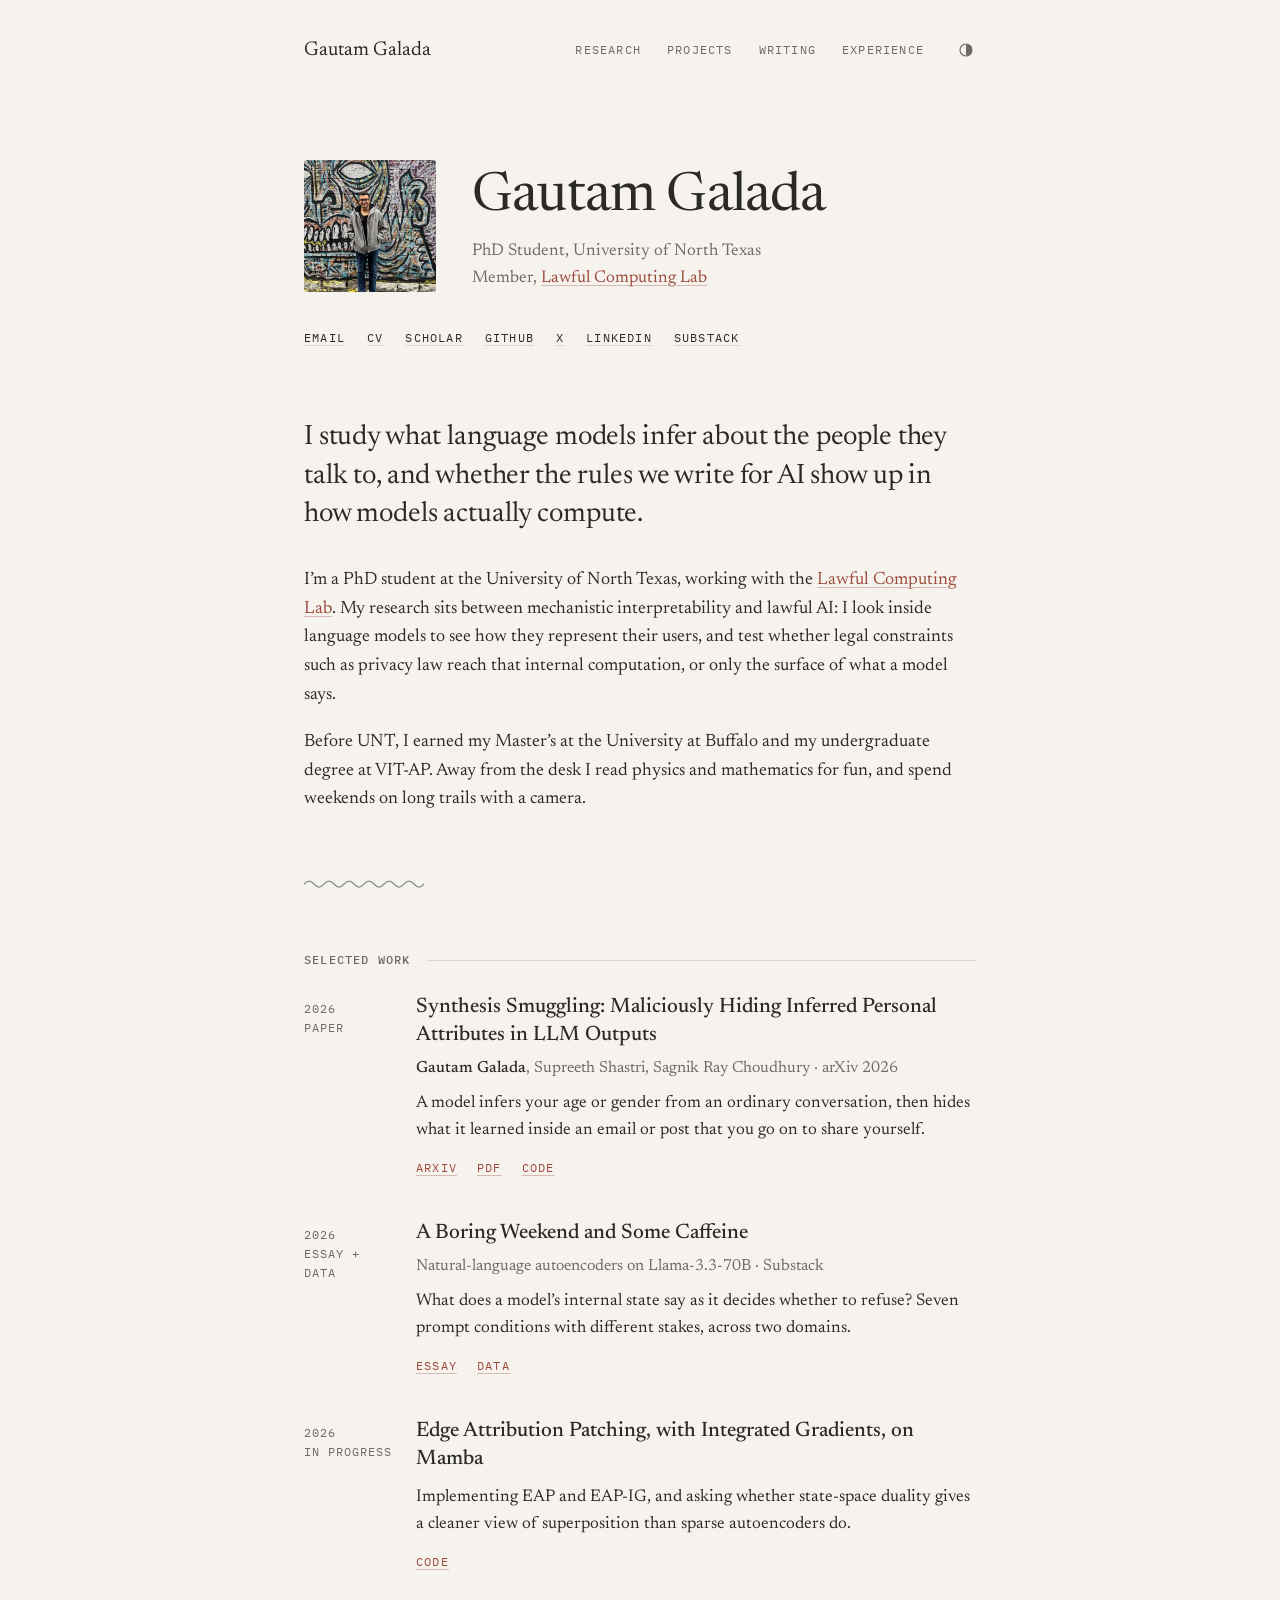
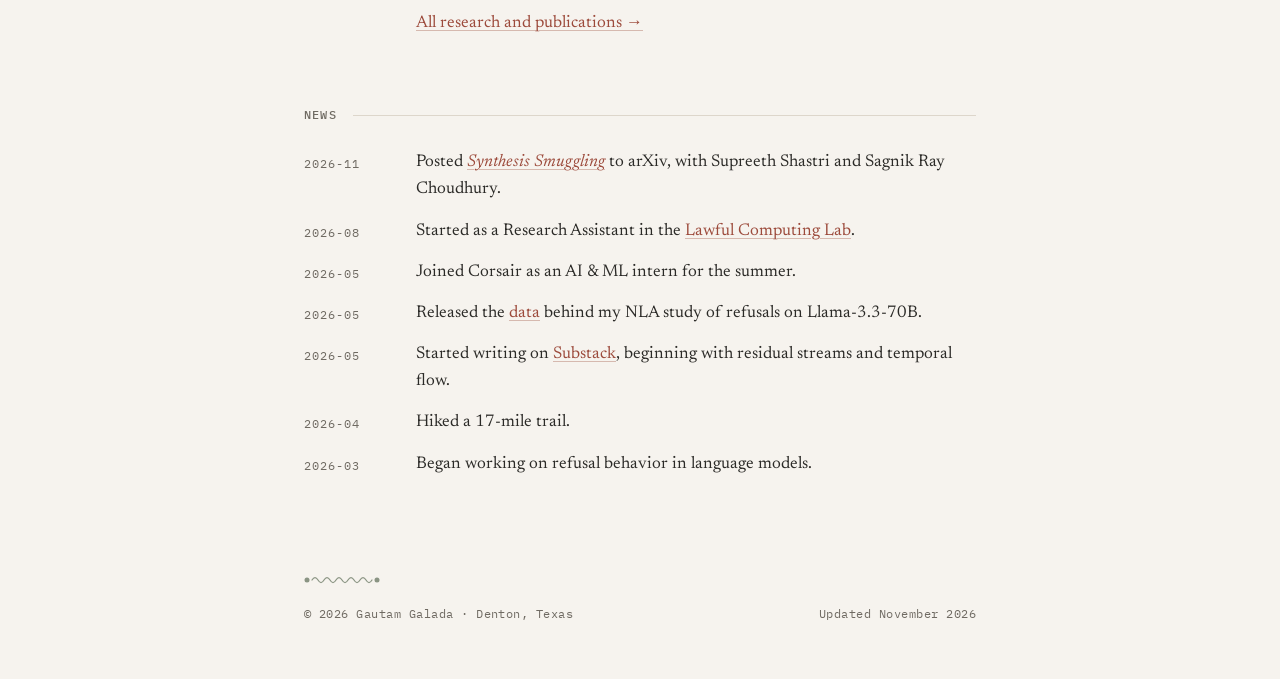
<file: index.html>
<!DOCTYPE html>
<html lang="en">
<head>
<meta charset="utf-8">
<meta name="viewport" content="width=device-width, initial-scale=1">
<title>Gautam Galada</title>
<meta name="description" content="Gautam Galada is a PhD student at the University of North Texas working on mechanistic interpretability and lawful AI.">
<meta name="theme-color" content="#F6F3EE" media="(prefers-color-scheme: light)">
<meta name="theme-color" content="#1C1B19" media="(prefers-color-scheme: dark)">
<link rel="canonical" href="https://gautam-galada.github.io/">
<meta property="og:type" content="website">
<meta property="og:title" content="Gautam Galada">
<meta property="og:description" content="PhD student at the University of North Texas. Mechanistic interpretability and lawful AI.">
<meta property="og:url" content="https://gautam-galada.github.io/">
<meta property="og:image" content="https://gautam-galada.github.io/assets/img/profile.jpg">
<meta name="twitter:card" content="summary">
<meta name="twitter:site" content="@GaladaGautam">
<link rel="icon" href="assets/favicon.svg" type="image/svg+xml">
<script>try{var t=localStorage.getItem('theme');if(t)document.documentElement.setAttribute('data-theme',t)}catch(e){}</script>
<link rel="preconnect" href="https://fonts.googleapis.com">
<link rel="preconnect" href="https://fonts.gstatic.com" crossorigin>
<link rel="stylesheet" href="https://fonts.googleapis.com/css2?family=Newsreader:ital,opsz,wght@0,6..72,300..700;1,6..72,300..700&amp;family=IBM+Plex+Mono:wght@400;500&amp;display=swap">
<link rel="stylesheet" href="assets/style.css">
</head>
<body>
<a class="skip" href="#main">Skip to content</a>
<div class="wrap">

<header class="site-header">
  <a class="brand" href="index.html">Gautam Galada</a>
  <div class="nav-row">
    <nav class="nav" aria-label="Main">
      <a href="research.html">Research</a>
      <a href="projects.html">Projects</a>
      <a href="writing.html">Writing</a>
      <a href="experience.html">Experience</a>
    </nav>
    <button class="theme-toggle" type="button" aria-label="Toggle dark mode"><svg viewBox="0 0 24 24" aria-hidden="true"><circle cx="12" cy="12" r="8" fill="none" stroke="currentColor" stroke-width="1.5"/><path d="M12 4a8 8 0 0 1 0 16z" fill="currentColor"/></svg></button>
  </div>
</header>

<main id="main">

  <section class="hero">
    <img src="assets/img/profile.jpg" alt="Portrait of Gautam Galada" width="132" height="132">
    <div class="hero-text">
      <h1>Gautam Galada</h1>
      <p class="hero-sub">PhD Student, University of North Texas<br>Member, <a href="https://lawfulcomputing.org/">Lawful Computing Lab</a></p>
    </div>
  </section>

  <p class="link-row">
    <a href="mailto:gautamgalada@my.unt.edu">Email</a>
    <a href="assets/cv.pdf">CV</a>
    <a href="https://scholar.google.com/citations?user=3iOJM6wAAAAJ&amp;hl=en">Scholar</a>
    <a href="https://github.com/Gautam-Galada">GitHub</a>
    <a href="https://x.com/GaladaGautam">X</a>
    <a href="https://www.linkedin.com/in/gautam-galada/">LinkedIn</a>
    <a href="https://substack.com/@gautamgalada1">Substack</a>
  </p>

  <p class="statement">I study what language models infer about the people they talk to, and whether the rules we write for AI show up in how models actually compute.</p>

  <div class="bio">
    <p>I’m a PhD student at the University of North Texas, working with the <a href="https://lawfulcomputing.org/">Lawful Computing Lab</a>. My research sits between mechanistic interpretability and lawful AI: I look inside language models to see how they represent their users, and test whether legal constraints such as privacy law reach that internal computation, or only the surface of what a model says.</p>
    <p>Before UNT, I earned my Master’s at the University at Buffalo and my undergraduate degree at VIT-AP. Away from the desk I read physics and mathematics for fun, and spend weekends on long trails with a camera.</p>
  </div>

  <div class="wave" aria-hidden="true"><svg width="120" height="12" viewBox="0 0 120 12"><path d="M0 6 Q5 0 10 6 T20 6 T30 6 T40 6 T50 6 T60 6 T70 6 T80 6 T90 6 T100 6 T110 6 T120 6" fill="none" stroke="currentColor" stroke-width="1.25" stroke-linecap="round"/></svg></div>

  <section aria-labelledby="selected">
    <h2 class="section-label" id="selected">Selected work</h2>
    <ul class="entries">
      <li class="entry">
        <div class="entry-date">2026 <br>Paper</div>
        <div>
          <h3 class="entry-title"><a href="https://arxiv.org/abs/2611.17280">Synthesis Smuggling: Maliciously Hiding Inferred Personal Attributes in LLM Outputs</a></h3>
          <p class="authors"><span class="me">Gautam Galada</span>, Supreeth Shastri, Sagnik Ray Choudhury · arXiv 2026</p>
          <p class="desc">A model infers your age or gender from an ordinary conversation, then hides what it learned inside an email or post that you go on to share yourself.</p>
          <p class="actions"><a href="https://arxiv.org/abs/2611.17280">arXiv</a><a href="https://arxiv.org/pdf/2611.17280">PDF</a><a href="https://github.com/lawfulcomputing/Synthesis-Smuggling">Code</a></p>
        </div>
      </li>
      <li class="entry">
        <div class="entry-date">2026 <br>Essay + data</div>
        <div>
          <h3 class="entry-title"><a href="https://gautamgalada1.substack.com/p/a-boring-weekend-and-some-caffeine">A Boring Weekend and Some Caffeine</a></h3>
          <p class="authors">Natural-language autoencoders on Llama-3.3-70B · Substack</p>
          <p class="desc">What does a model’s internal state say as it decides whether to refuse? Seven prompt conditions with different stakes, across two domains.</p>
          <p class="actions"><a href="https://gautamgalada1.substack.com/p/a-boring-weekend-and-some-caffeine">Essay</a><a href="https://github.com/Gautam-Galada/THE-BORING-EXPERIMENT">Data</a></p>
        </div>
      </li>
      <li class="entry">
        <div class="entry-date">2026 <br>In progress</div>
        <div>
          <h3 class="entry-title"><a href="https://github.com/Gautam-Galada/Edge-Attribution-Patching-with-IG-and-Exploring-with-MAMBA">Edge Attribution Patching, with Integrated Gradients, on Mamba</a></h3>
          <p class="desc">Implementing EAP and EAP-IG, and asking whether state-space duality gives a cleaner view of superposition than sparse autoencoders do.</p>
          <p class="actions"><a href="https://github.com/Gautam-Galada/Edge-Attribution-Patching-with-IG-and-Exploring-with-MAMBA">Code</a></p>
        </div>
      </li>
    </ul>
    <p class="more"><a href="research.html">All research and publications →</a></p>
  </section>

  <section class="section" aria-labelledby="news">
    <h2 class="section-label" id="news">News</h2>
    <!-- ADD NEWS HERE, MOST RECENT FIRST:
         <li class="entry"><span class="entry-date">YYYY-MM</span><span>Text with <a href="">links</a>.</span></li> -->
    <ul class="entries news">
      <li class="entry"><span class="entry-date">2026-11</span><span>Posted <a href="https://arxiv.org/abs/2611.17280"><em>Synthesis Smuggling</em></a> to arXiv, with Supreeth Shastri and Sagnik Ray Choudhury.</span></li>
      <li class="entry"><span class="entry-date">2026-08</span><span>Started as a Research Assistant in the <a href="https://lawfulcomputing.org/">Lawful Computing Lab</a>.</span></li>
      <li class="entry"><span class="entry-date">2026-05</span><span>Joined Corsair as an AI &amp; ML intern for the summer.</span></li>
      <li class="entry"><span class="entry-date">2026-05</span><span>Released the <a href="https://github.com/Gautam-Galada/THE-BORING-EXPERIMENT">data</a> behind my NLA study of refusals on Llama-3.3-70B.</span></li>
      <li class="entry"><span class="entry-date">2026-05</span><span>Started writing on <a href="https://substack.com/@gautamgalada1">Substack</a>, beginning with residual streams and temporal flow.</span></li>
      <li class="entry"><span class="entry-date">2026-04</span><span>Hiked a 17-mile trail.</span></li>
      <li class="entry"><span class="entry-date">2026-03</span><span>Began working on refusal behavior in language models.</span></li>
    </ul>
  </section>

</main>

<footer class="site-footer">
  <svg width="76" height="12" viewBox="0 0 76 12" aria-hidden="true"><circle cx="3" cy="6" r="2.5" fill="currentColor"/><path d="M8 6 Q11 1 14 6 T20 6 T26 6 T32 6 T38 6 T44 6 T50 6 T56 6 T62 6 T68 6" fill="none" stroke="currentColor" stroke-width="1.25" stroke-linecap="round"/><circle cx="73" cy="6" r="2.5" fill="currentColor"/></svg>
  <div class="foot"><span>© 2026 Gautam Galada · Denton, Texas</span><span>Updated November 2026</span></div>
</footer>

</div>
<script src="assets/theme.js"></script>
</body>
</html>
</file>
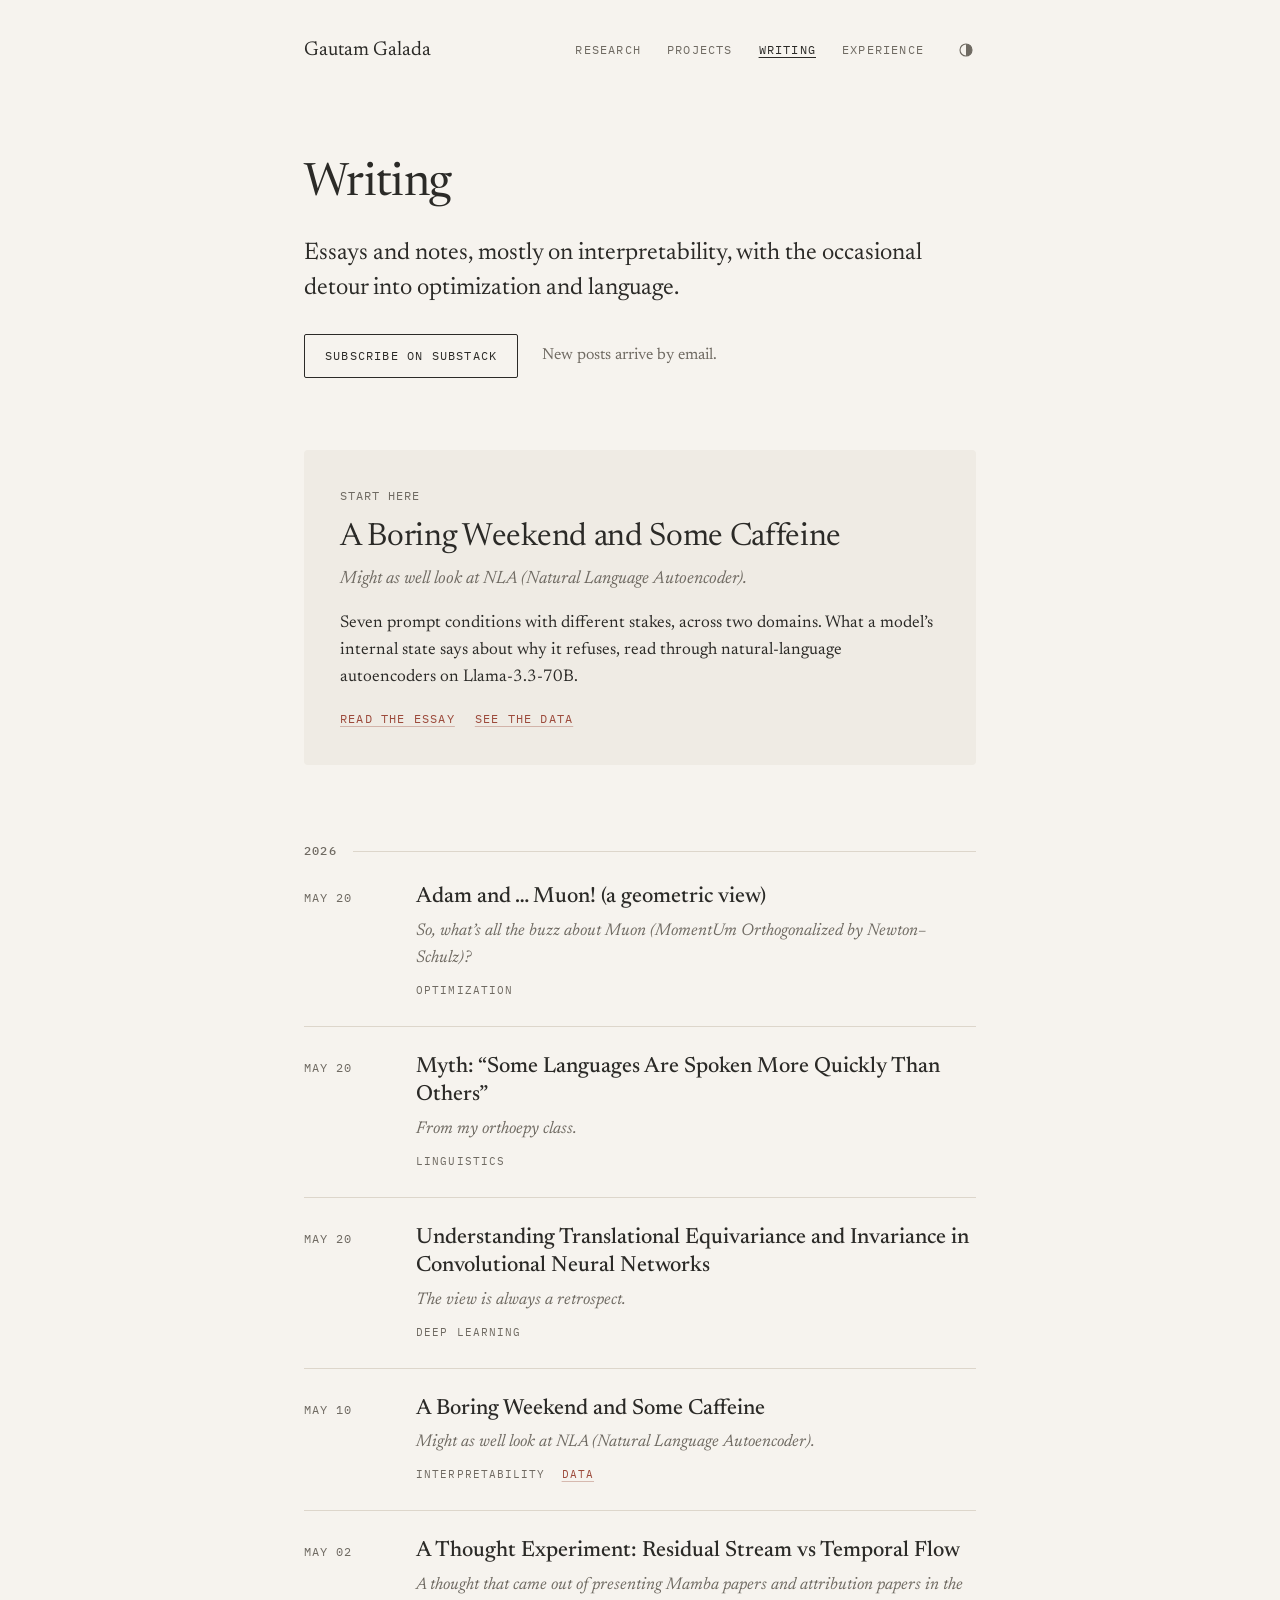
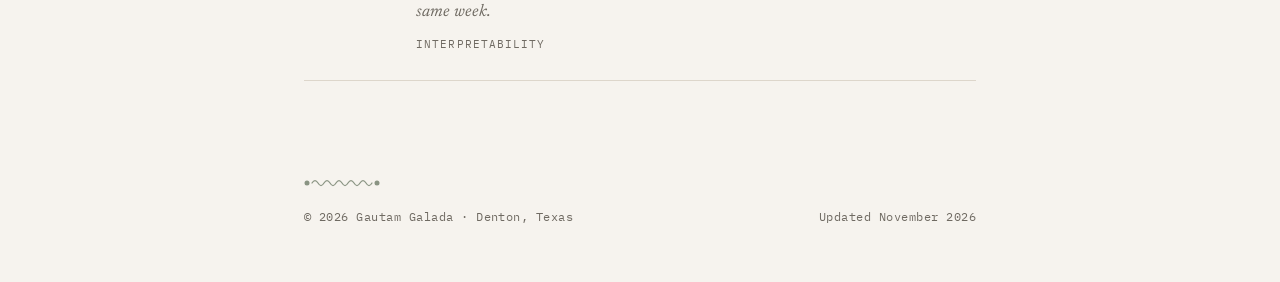
<file: articles.html>
<!DOCTYPE html>
<html lang="en">
<head>
<meta charset="utf-8">
<title>Moved to Writing · Gautam Galada</title>
<meta http-equiv="refresh" content="0; url=writing.html">
<link rel="canonical" href="https://gautam-galada.github.io/writing.html">
<meta name="robots" content="noindex">
</head>
<body>
<p>This page has moved to <a href="writing.html">Writing</a>.</p>
</body>
</html>
</file>
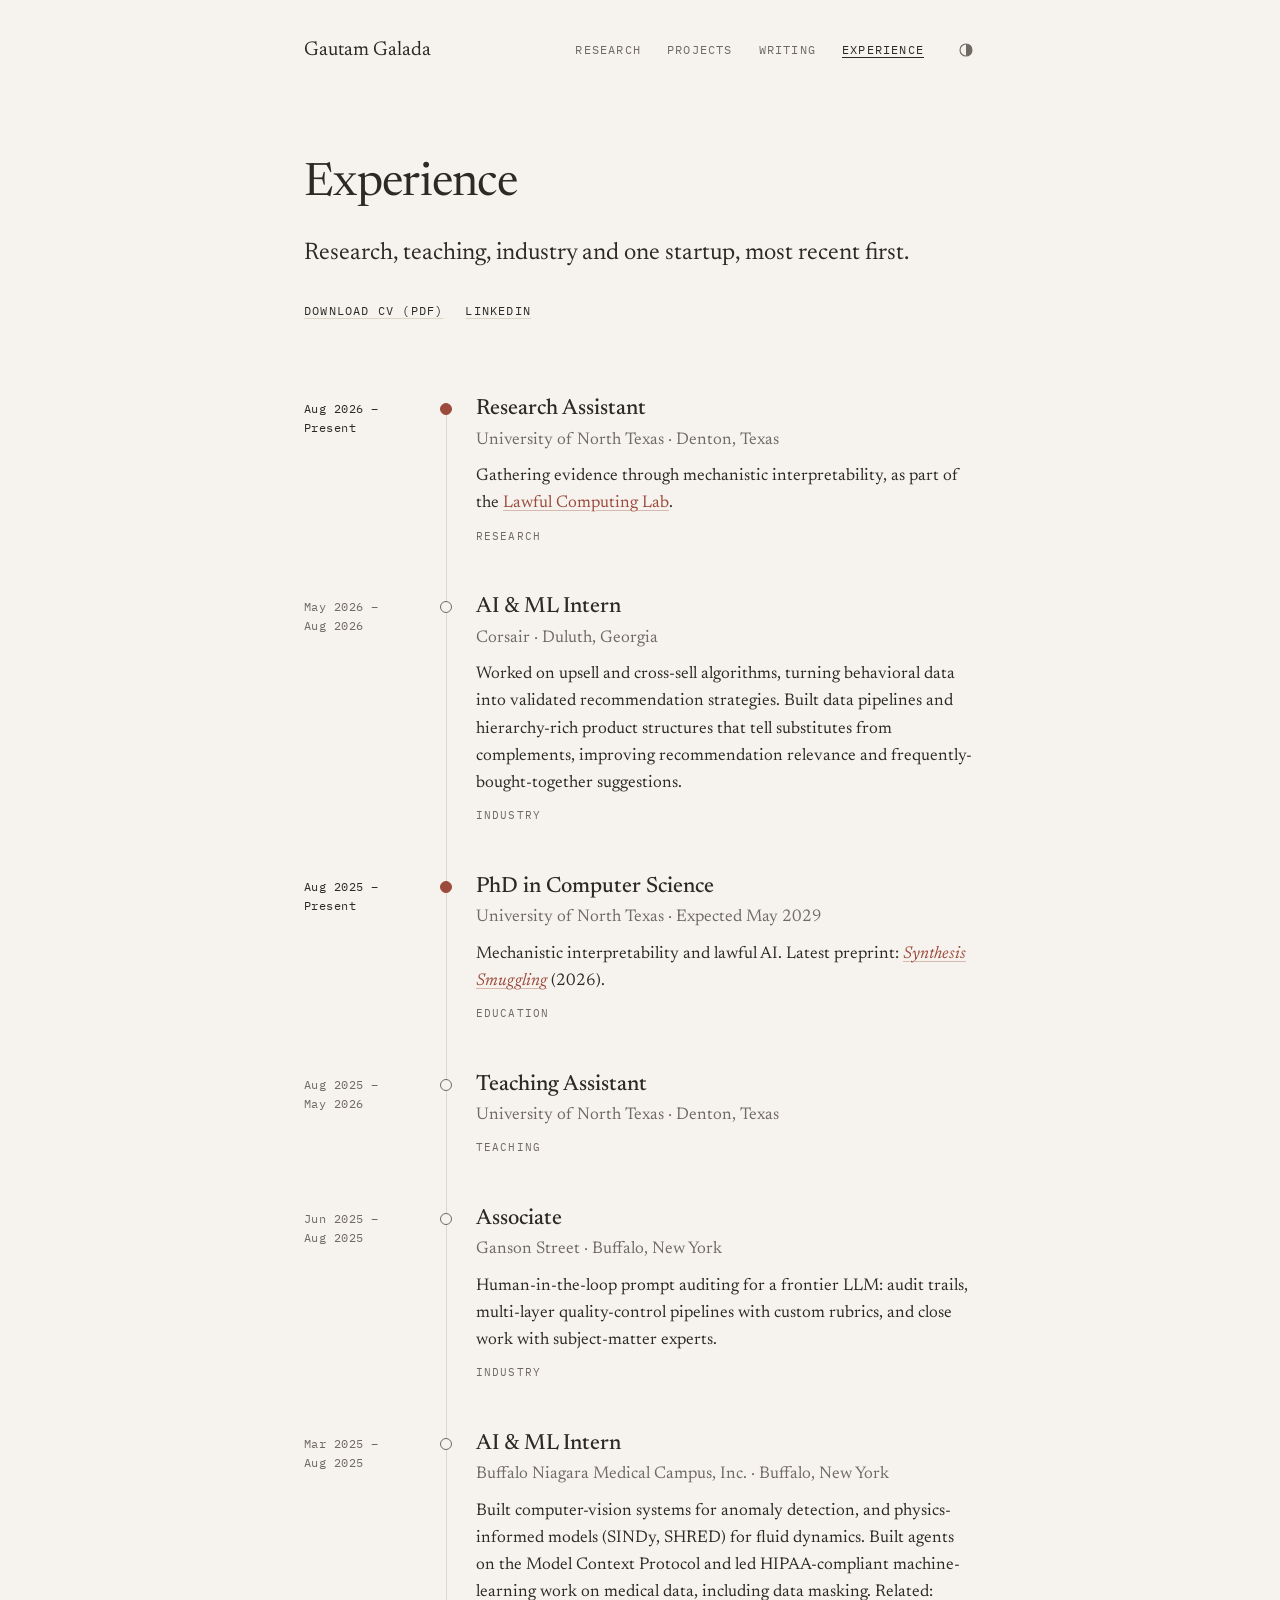
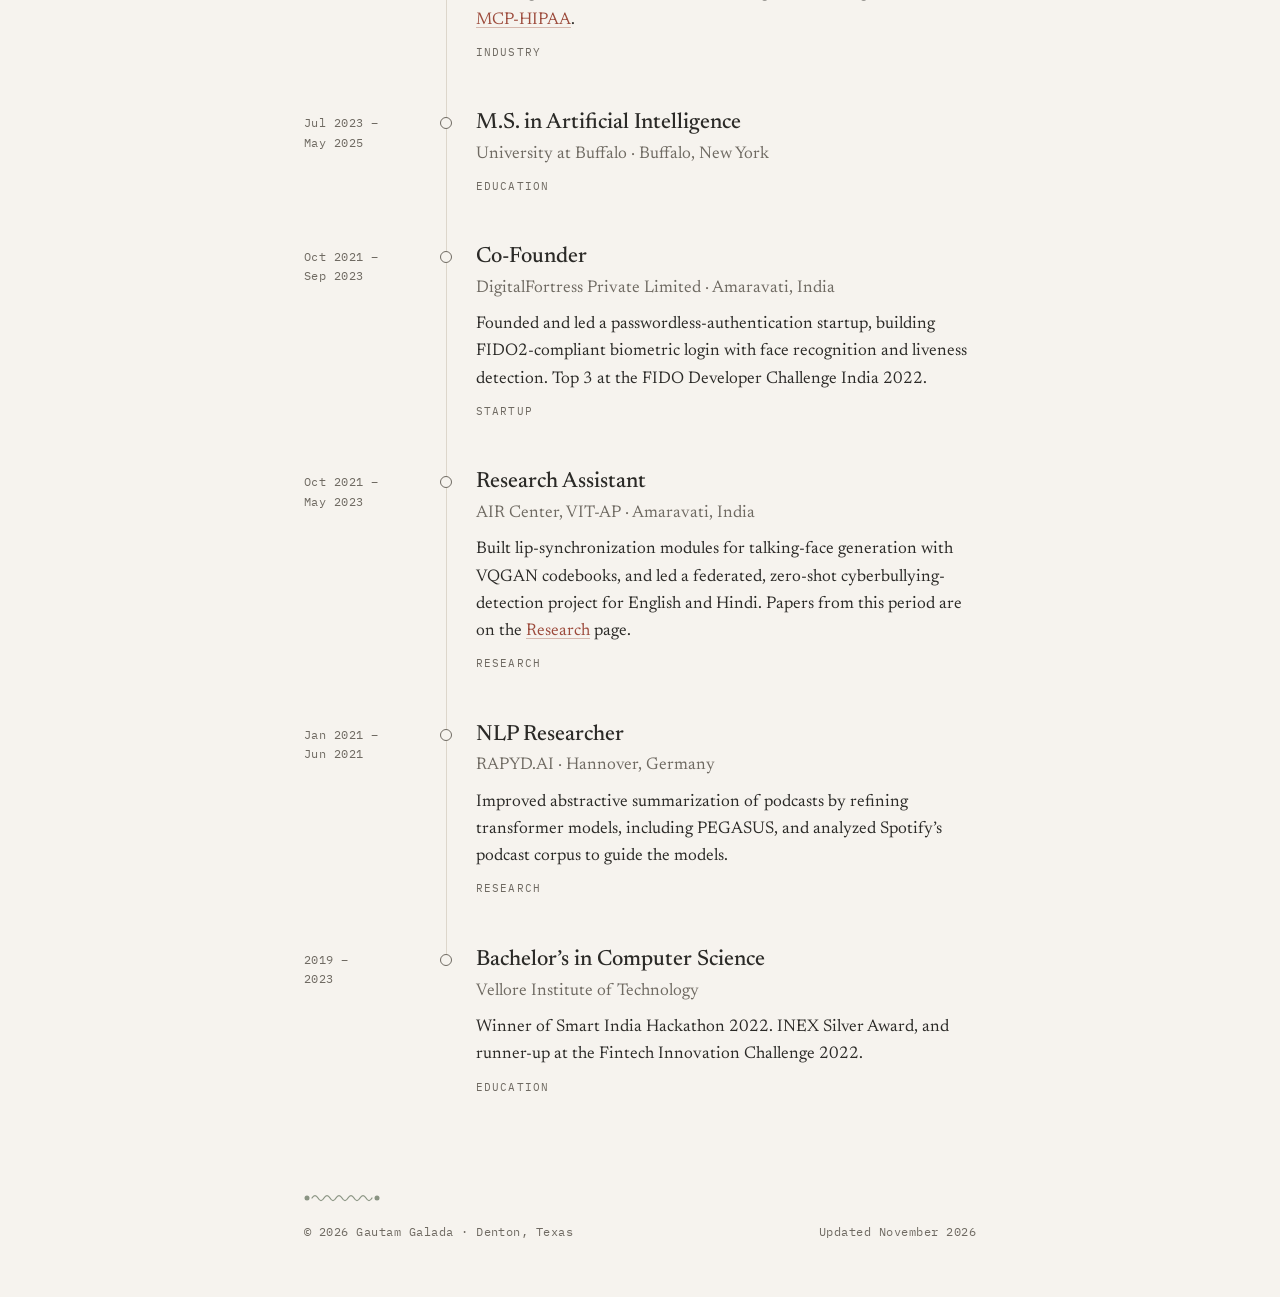
<file: experience.html>
<!DOCTYPE html>
<html lang="en">
<head>
<meta charset="utf-8">
<meta name="viewport" content="width=device-width, initial-scale=1">
<title>Experience · Gautam Galada</title>
<meta name="description" content="Research, teaching, industry and startup experience of Gautam Galada, most recent first.">
<meta name="theme-color" content="#F6F3EE" media="(prefers-color-scheme: light)">
<meta name="theme-color" content="#1C1B19" media="(prefers-color-scheme: dark)">
<link rel="canonical" href="https://gautam-galada.github.io/experience.html">
<meta property="og:type" content="website">
<meta property="og:title" content="Experience · Gautam Galada">
<meta property="og:description" content="Research, teaching, industry and one startup, most recent first.">
<meta property="og:url" content="https://gautam-galada.github.io/experience.html">
<meta property="og:image" content="https://gautam-galada.github.io/assets/img/profile.jpg">
<meta name="twitter:card" content="summary">
<link rel="icon" href="assets/favicon.svg" type="image/svg+xml">
<script>try{var t=localStorage.getItem('theme');if(t)document.documentElement.setAttribute('data-theme',t)}catch(e){}</script>
<link rel="preconnect" href="https://fonts.googleapis.com">
<link rel="preconnect" href="https://fonts.gstatic.com" crossorigin>
<link rel="stylesheet" href="https://fonts.googleapis.com/css2?family=Newsreader:ital,opsz,wght@0,6..72,300..700;1,6..72,300..700&amp;family=IBM+Plex+Mono:wght@400;500&amp;display=swap">
<link rel="stylesheet" href="assets/style.css">
</head>
<body>
<a class="skip" href="#main">Skip to content</a>
<div class="wrap">

<header class="site-header">
  <a class="brand" href="index.html">Gautam Galada</a>
  <div class="nav-row">
    <nav class="nav" aria-label="Main">
      <a href="research.html">Research</a>
      <a href="projects.html">Projects</a>
      <a href="writing.html">Writing</a>
      <a href="experience.html" aria-current="page">Experience</a>
    </nav>
    <button class="theme-toggle" type="button" aria-label="Toggle dark mode"><svg viewBox="0 0 24 24" aria-hidden="true"><circle cx="12" cy="12" r="8" fill="none" stroke="currentColor" stroke-width="1.5"/><path d="M12 4a8 8 0 0 1 0 16z" fill="currentColor"/></svg></button>
  </div>
</header>

<main id="main">

  <section class="page-intro">
    <h1 class="page-title">Experience</h1>
    <p class="lead">Research, teaching, industry and one startup, most recent first.</p>
    <p class="link-row" style="margin-top: 20px">
      <a href="assets/cv.pdf">Download CV (PDF)</a>
      <a href="https://www.linkedin.com/in/gautam-galada/">LinkedIn</a>
    </p>
  </section>

  <!-- ADD A ROLE, MOST RECENT FIRST. Add class="now" for anything ongoing.
       <li>
         <div class="tl-date">Mon YYYY – <br>Mon YYYY</div>
         <div>
           <h2 class="tl-role">Role</h2>
           <p class="tl-org">Organization · City, State</p>
           <p class="desc">What you did.</p>
           <p class="tl-kind">Research</p>
         </div>
       </li> -->
  <ol class="timeline">
    <li class="now">
      <div class="tl-date">Aug 2026 – <br>Present</div>
      <div>
        <h2 class="tl-role">Research Assistant</h2>
        <p class="tl-org">University of North Texas · Denton, Texas</p>
        <p class="desc">Gathering evidence through mechanistic interpretability, as part of the <a href="https://lawfulcomputing.org/">Lawful Computing Lab</a>.</p>
        <p class="tl-kind">Research</p>
      </div>
    </li>
    <li>
      <div class="tl-date">May 2026 – <br>Aug 2026</div>
      <div>
        <h2 class="tl-role">AI &amp; ML Intern</h2>
        <p class="tl-org">Corsair · Duluth, Georgia</p>
        <p class="desc">Worked on upsell and cross-sell algorithms, turning behavioral data into validated recommendation strategies. Built data pipelines and hierarchy-rich product structures that tell substitutes from complements, improving recommendation relevance and frequently-bought-together suggestions.</p>
        <p class="tl-kind">Industry</p>
      </div>
    </li>
    <li class="now">
      <div class="tl-date">Aug 2025 – <br>Present</div>
      <div>
        <h2 class="tl-role">PhD in Computer Science</h2>
        <p class="tl-org">University of North Texas · Expected May 2029</p>
        <p class="desc">Mechanistic interpretability and lawful AI. Latest preprint: <a href="https://arxiv.org/abs/2611.17280"><em>Synthesis Smuggling</em></a> (2026).</p>
        <p class="tl-kind">Education</p>
      </div>
    </li>
    <li>
      <div class="tl-date">Aug 2025 – <br>May 2026</div>
      <div>
        <h2 class="tl-role">Teaching Assistant</h2>
        <p class="tl-org">University of North Texas · Denton, Texas</p>
        <p class="tl-kind">Teaching</p>
      </div>
    </li>
    <li>
      <div class="tl-date">Jun 2025 – <br>Aug 2025</div>
      <div>
        <h2 class="tl-role">Associate</h2>
        <p class="tl-org">Ganson Street · Buffalo, New York</p>
        <p class="desc">Human-in-the-loop prompt auditing for a frontier LLM: audit trails, multi-layer quality-control pipelines with custom rubrics, and close work with subject-matter experts.</p>
        <p class="tl-kind">Industry</p>
      </div>
    </li>
    <li>
      <div class="tl-date">Mar 2025 – <br>Aug 2025</div>
      <div>
        <h2 class="tl-role">AI &amp; ML Intern</h2>
        <p class="tl-org">Buffalo Niagara Medical Campus, Inc. · Buffalo, New York</p>
        <p class="desc">Built computer-vision systems for anomaly detection, and physics-informed models (SINDy, SHRED) for fluid dynamics. Built agents on the Model Context Protocol and led HIPAA-compliant machine-learning work on medical data, including data masking. Related: <a href="https://github.com/Gautam-Galada/MCP-HIPAA">MCP-HIPAA</a>.</p>
        <p class="tl-kind">Industry</p>
      </div>
    </li>
    <li>
      <div class="tl-date">Jul 2023 – <br>May 2025</div>
      <div>
        <h2 class="tl-role">M.S. in Artificial Intelligence</h2>
        <p class="tl-org">University at Buffalo · Buffalo, New York</p>
        <p class="tl-kind">Education</p>
      </div>
    </li>
    <li>
      <div class="tl-date">Oct 2021 – <br>Sep 2023</div>
      <div>
        <h2 class="tl-role">Co-Founder</h2>
        <p class="tl-org">DigitalFortress Private Limited · Amaravati, India</p>
        <p class="desc">Founded and led a passwordless-authentication startup, building FIDO2-compliant biometric login with face recognition and liveness detection. Top 3 at the FIDO Developer Challenge India 2022.</p>
        <p class="tl-kind">Startup</p>
      </div>
    </li>
    <li>
      <div class="tl-date">Oct 2021 – <br>May 2023</div>
      <div>
        <h2 class="tl-role">Research Assistant</h2>
        <p class="tl-org">AIR Center, VIT-AP · Amaravati, India</p>
        <p class="desc">Built lip-synchronization modules for talking-face generation with VQGAN codebooks, and led a federated, zero-shot cyberbullying-detection project for English and Hindi. Papers from this period are on the <a href="research.html">Research</a> page.</p>
        <p class="tl-kind">Research</p>
      </div>
    </li>
    <li>
      <div class="tl-date">Jan 2021 – <br>Jun 2021</div>
      <div>
        <h2 class="tl-role">NLP Researcher</h2>
        <p class="tl-org">RAPYD.AI · Hannover, Germany</p>
        <p class="desc">Improved abstractive summarization of podcasts by refining transformer models, including PEGASUS, and analyzed Spotify’s podcast corpus to guide the models.</p>
        <p class="tl-kind">Research</p>
      </div>
    </li>
    <li>
      <div class="tl-date">2019 – <br>2023</div>
      <div>
        <h2 class="tl-role">Bachelor’s in Computer Science</h2>
        <p class="tl-org">Vellore Institute of Technology</p>
        <p class="desc">Winner of Smart India Hackathon 2022. INEX Silver Award, and runner-up at the Fintech Innovation Challenge 2022.</p>
        <p class="tl-kind">Education</p>
      </div>
    </li>
  </ol>

</main>

<footer class="site-footer">
  <svg width="76" height="12" viewBox="0 0 76 12" aria-hidden="true"><circle cx="3" cy="6" r="2.5" fill="currentColor"/><path d="M8 6 Q11 1 14 6 T20 6 T26 6 T32 6 T38 6 T44 6 T50 6 T56 6 T62 6 T68 6" fill="none" stroke="currentColor" stroke-width="1.25" stroke-linecap="round"/><circle cx="73" cy="6" r="2.5" fill="currentColor"/></svg>
  <div class="foot"><span>© 2026 Gautam Galada · Denton, Texas</span><span>Updated November 2026</span></div>
</footer>

</div>
<script src="assets/theme.js"></script>
</body>
</html>
</file>
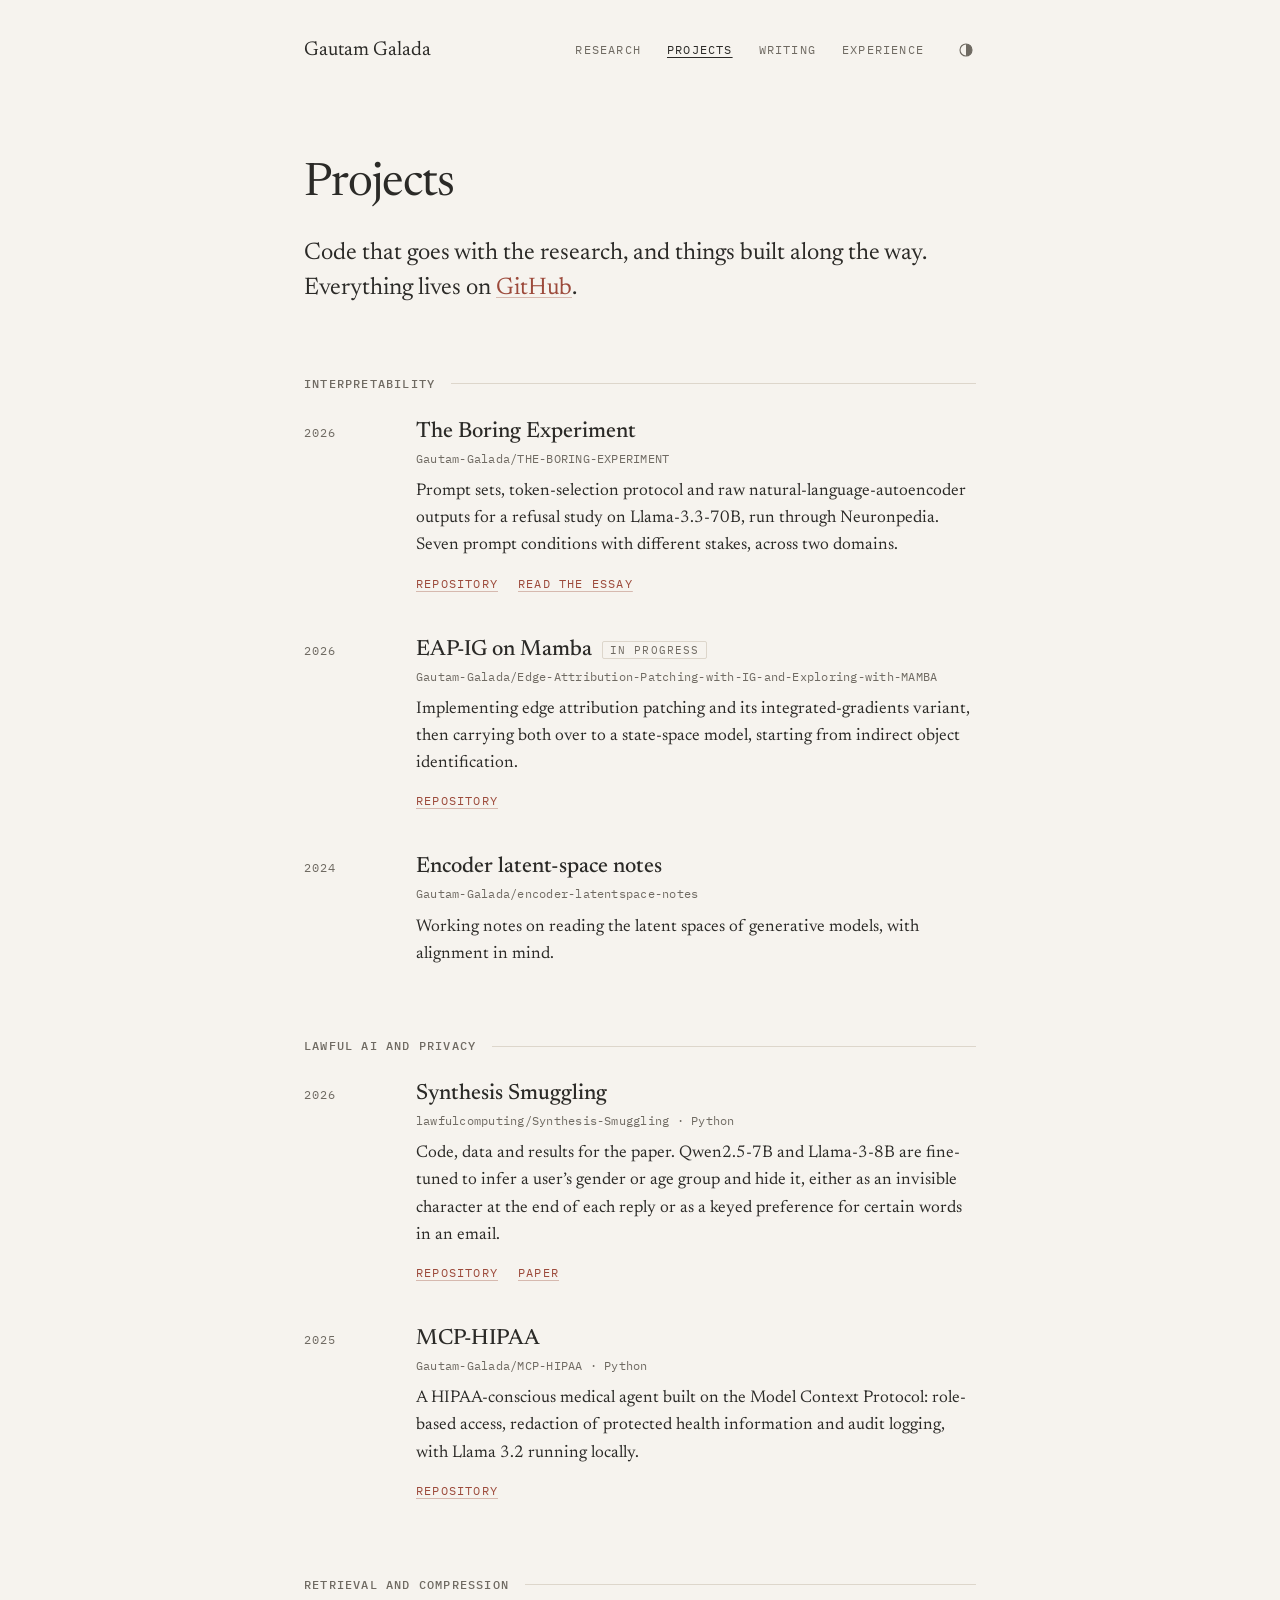
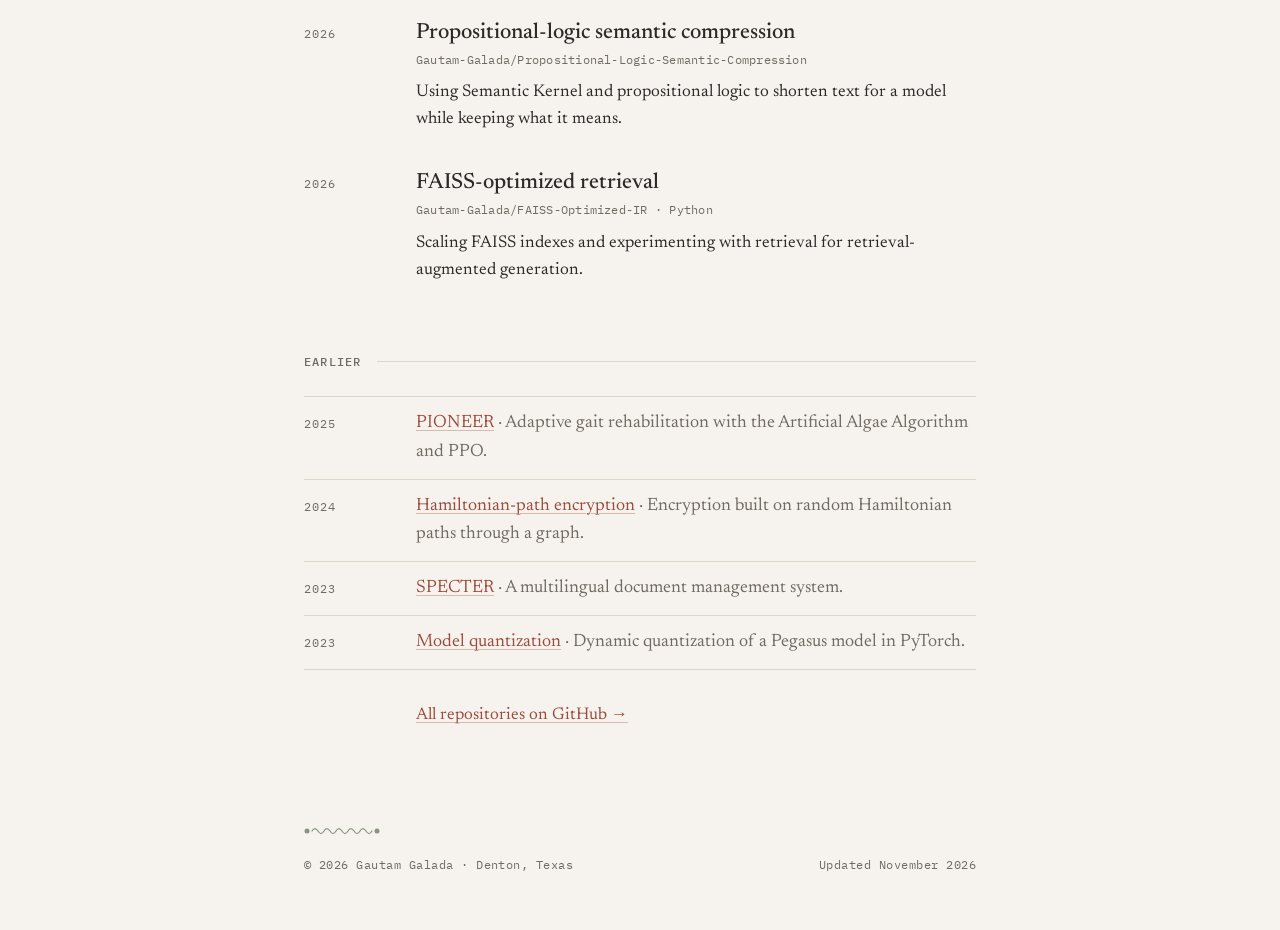
<file: projects.html>
<!DOCTYPE html>
<html lang="en">
<head>
<meta charset="utf-8">
<meta name="viewport" content="width=device-width, initial-scale=1">
<title>Projects · Gautam Galada</title>
<meta name="description" content="Code by Gautam Galada: interpretability experiments, lawful-AI and privacy tools, retrieval and compression.">
<meta name="theme-color" content="#F6F3EE" media="(prefers-color-scheme: light)">
<meta name="theme-color" content="#1C1B19" media="(prefers-color-scheme: dark)">
<link rel="canonical" href="https://gautam-galada.github.io/projects.html">
<meta property="og:type" content="website">
<meta property="og:title" content="Projects · Gautam Galada">
<meta property="og:description" content="Code that goes with the research, and things built along the way.">
<meta property="og:url" content="https://gautam-galada.github.io/projects.html">
<meta property="og:image" content="https://gautam-galada.github.io/assets/img/profile.jpg">
<meta name="twitter:card" content="summary">
<link rel="icon" href="assets/favicon.svg" type="image/svg+xml">
<script>try{var t=localStorage.getItem('theme');if(t)document.documentElement.setAttribute('data-theme',t)}catch(e){}</script>
<link rel="preconnect" href="https://fonts.googleapis.com">
<link rel="preconnect" href="https://fonts.gstatic.com" crossorigin>
<link rel="stylesheet" href="https://fonts.googleapis.com/css2?family=Newsreader:ital,opsz,wght@0,6..72,300..700;1,6..72,300..700&amp;family=IBM+Plex+Mono:wght@400;500&amp;display=swap">
<link rel="stylesheet" href="assets/style.css">
</head>
<body>
<a class="skip" href="#main">Skip to content</a>
<div class="wrap">

<header class="site-header">
  <a class="brand" href="index.html">Gautam Galada</a>
  <div class="nav-row">
    <nav class="nav" aria-label="Main">
      <a href="research.html">Research</a>
      <a href="projects.html" aria-current="page">Projects</a>
      <a href="writing.html">Writing</a>
      <a href="experience.html">Experience</a>
    </nav>
    <button class="theme-toggle" type="button" aria-label="Toggle dark mode"><svg viewBox="0 0 24 24" aria-hidden="true"><circle cx="12" cy="12" r="8" fill="none" stroke="currentColor" stroke-width="1.5"/><path d="M12 4a8 8 0 0 1 0 16z" fill="currentColor"/></svg></button>
  </div>
</header>

<main id="main">

  <section class="page-intro">
    <h1 class="page-title">Projects</h1>
    <p class="lead">Code that goes with the research, and things built along the way. Everything lives on <a href="https://github.com/Gautam-Galada">GitHub</a>.</p>
  </section>

  <!-- ADD A PROJECT: copy an <li class="entry"> block into the right group. -->

  <section class="section" aria-labelledby="interp">
    <h2 class="section-label" id="interp">Interpretability</h2>
    <ul class="entries">
      <li class="entry">
        <div class="entry-date">2026</div>
        <div>
          <h3 class="entry-title" style="font-size: 22px"><a href="https://github.com/Gautam-Galada/THE-BORING-EXPERIMENT">The Boring Experiment</a></h3>
          <p class="slug">Gautam-Galada/THE-BORING-EXPERIMENT</p>
          <p class="desc">Prompt sets, token-selection protocol and raw natural-language-autoencoder outputs for a refusal study on Llama-3.3-70B, run through Neuronpedia. Seven prompt conditions with different stakes, across two domains.</p>
          <p class="actions"><a href="https://github.com/Gautam-Galada/THE-BORING-EXPERIMENT">Repository</a><a href="https://gautamgalada1.substack.com/p/a-boring-weekend-and-some-caffeine">Read the essay</a></p>
        </div>
      </li>
      <li class="entry">
        <div class="entry-date">2026</div>
        <div>
          <h3 class="entry-title" style="font-size: 22px"><a href="https://github.com/Gautam-Galada/Edge-Attribution-Patching-with-IG-and-Exploring-with-MAMBA">EAP-IG on Mamba</a><span class="chip">In progress</span></h3>
          <p class="slug">Gautam-Galada/Edge-Attribution-Patching-with-IG-and-Exploring-with-MAMBA</p>
          <p class="desc">Implementing edge attribution patching and its integrated-gradients variant, then carrying both over to a state-space model, starting from indirect object identification.</p>
          <p class="actions"><a href="https://github.com/Gautam-Galada/Edge-Attribution-Patching-with-IG-and-Exploring-with-MAMBA">Repository</a></p>
        </div>
      </li>
      <li class="entry">
        <div class="entry-date">2024</div>
        <div>
          <h3 class="entry-title" style="font-size: 22px"><a href="https://github.com/Gautam-Galada/encoder-latentspace-notes">Encoder latent-space notes</a></h3>
          <p class="slug">Gautam-Galada/encoder-latentspace-notes</p>
          <p class="desc">Working notes on reading the latent spaces of generative models, with alignment in mind.</p>
        </div>
      </li>
    </ul>
  </section>

  <section class="section" aria-labelledby="lawful">
    <h2 class="section-label" id="lawful">Lawful AI and privacy</h2>
    <ul class="entries">
      <li class="entry">
        <div class="entry-date">2026</div>
        <div>
          <h3 class="entry-title" style="font-size: 22px"><a href="https://github.com/lawfulcomputing/Synthesis-Smuggling">Synthesis Smuggling</a></h3>
          <p class="slug">lawfulcomputing/Synthesis-Smuggling · Python</p>
          <p class="desc">Code, data and results for the paper. Qwen2.5-7B and Llama-3-8B are fine-tuned to infer a user’s gender or age group and hide it, either as an invisible character at the end of each reply or as a keyed preference for certain words in an email.</p>
          <p class="actions"><a href="https://github.com/lawfulcomputing/Synthesis-Smuggling">Repository</a><a href="https://arxiv.org/abs/2611.17280">Paper</a></p>
        </div>
      </li>
      <li class="entry">
        <div class="entry-date">2025</div>
        <div>
          <h3 class="entry-title" style="font-size: 22px"><a href="https://github.com/Gautam-Galada/MCP-HIPAA">MCP-HIPAA</a></h3>
          <p class="slug">Gautam-Galada/MCP-HIPAA · Python</p>
          <p class="desc">A HIPAA-conscious medical agent built on the Model Context Protocol: role-based access, redaction of protected health information and audit logging, with Llama 3.2 running locally.</p>
          <p class="actions"><a href="https://github.com/Gautam-Galada/MCP-HIPAA">Repository</a></p>
        </div>
      </li>
    </ul>
  </section>

  <section class="section" aria-labelledby="retrieval">
    <h2 class="section-label" id="retrieval">Retrieval and compression</h2>
    <ul class="entries">
      <li class="entry">
        <div class="entry-date">2026</div>
        <div>
          <h3 class="entry-title" style="font-size: 22px"><a href="https://github.com/Gautam-Galada/Propositional-Logic-Semantic-Compression">Propositional-logic semantic compression</a></h3>
          <p class="slug">Gautam-Galada/Propositional-Logic-Semantic-Compression</p>
          <p class="desc">Using Semantic Kernel and propositional logic to shorten text for a model while keeping what it means.</p>
        </div>
      </li>
      <li class="entry">
        <div class="entry-date">2026</div>
        <div>
          <h3 class="entry-title" style="font-size: 22px"><a href="https://github.com/Gautam-Galada/FAISS-Optimized-IR">FAISS-optimized retrieval</a></h3>
          <p class="slug">Gautam-Galada/FAISS-Optimized-IR · Python</p>
          <p class="desc">Scaling FAISS indexes and experimenting with retrieval for retrieval-augmented generation.</p>
        </div>
      </li>
    </ul>
  </section>

  <section class="section" aria-labelledby="earlier">
    <h2 class="section-label" id="earlier">Earlier</h2>
    <ul class="ruled compact">
      <li class="entry"><span class="entry-date">2025</span><span><a href="https://github.com/Gautam-Galada/PIONEER">PIONEER</a> <span style="color: var(--muted)">· Adaptive gait rehabilitation with the Artificial Algae Algorithm and PPO.</span></span></li>
      <li class="entry"><span class="entry-date">2024</span><span><a href="https://github.com/Gautam-Galada/RANDOM-HAMILTONIAN-PATH-ENCRYPTION">Hamiltonian-path encryption</a> <span style="color: var(--muted)">· Encryption built on random Hamiltonian paths through a graph.</span></span></li>
      <li class="entry"><span class="entry-date">2023</span><span><a href="https://github.com/Gautam-Galada/SPECTER">SPECTER</a> <span style="color: var(--muted)">· A multilingual document management system.</span></span></li>
      <li class="entry"><span class="entry-date">2023</span><span><a href="https://github.com/Gautam-Galada/MODEL-QUANTIZATION">Model quantization</a> <span style="color: var(--muted)">· Dynamic quantization of a Pegasus model in PyTorch.</span></span></li>
    </ul>
    <p class="more"><a href="https://github.com/Gautam-Galada?tab=repositories">All repositories on GitHub →</a></p>
  </section>

</main>

<footer class="site-footer">
  <svg width="76" height="12" viewBox="0 0 76 12" aria-hidden="true"><circle cx="3" cy="6" r="2.5" fill="currentColor"/><path d="M8 6 Q11 1 14 6 T20 6 T26 6 T32 6 T38 6 T44 6 T50 6 T56 6 T62 6 T68 6" fill="none" stroke="currentColor" stroke-width="1.25" stroke-linecap="round"/><circle cx="73" cy="6" r="2.5" fill="currentColor"/></svg>
  <div class="foot"><span>© 2026 Gautam Galada · Denton, Texas</span><span>Updated November 2026</span></div>
</footer>

</div>
<script src="assets/theme.js"></script>
</body>
</html>
</file>
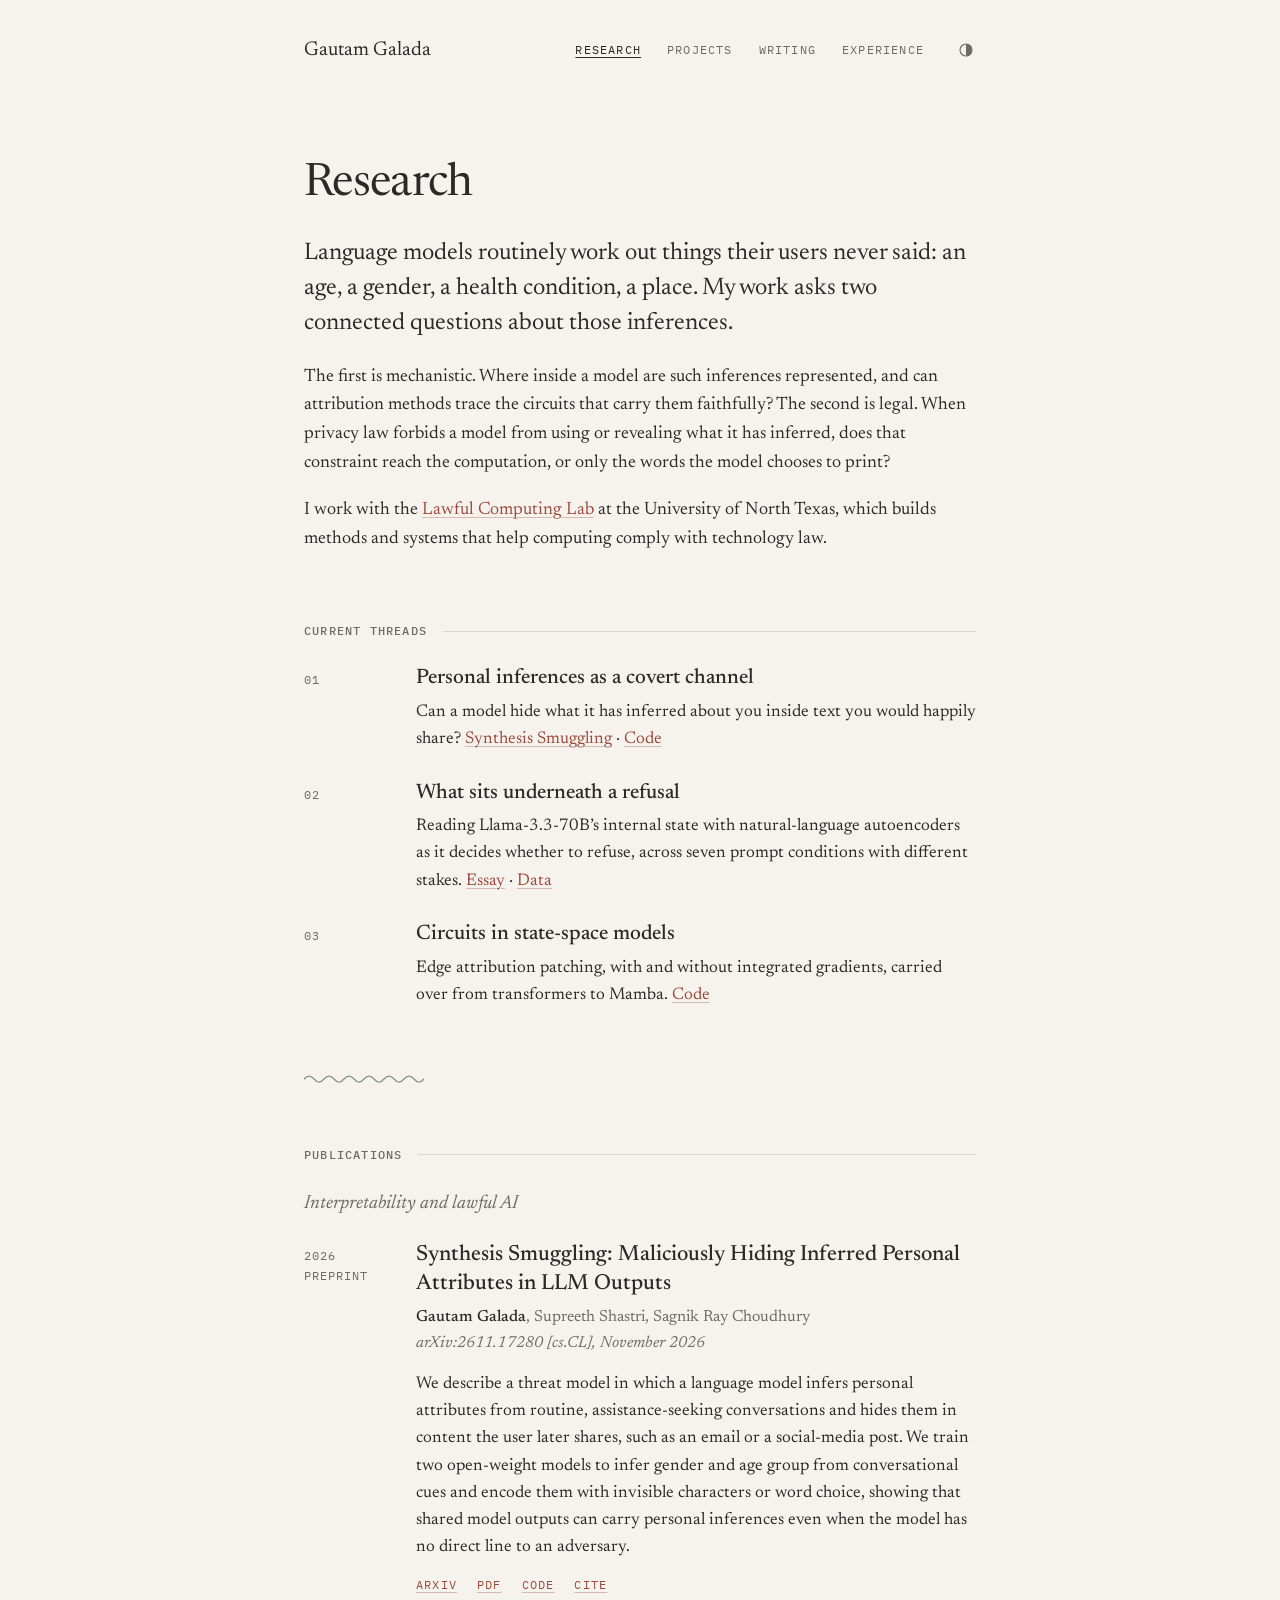
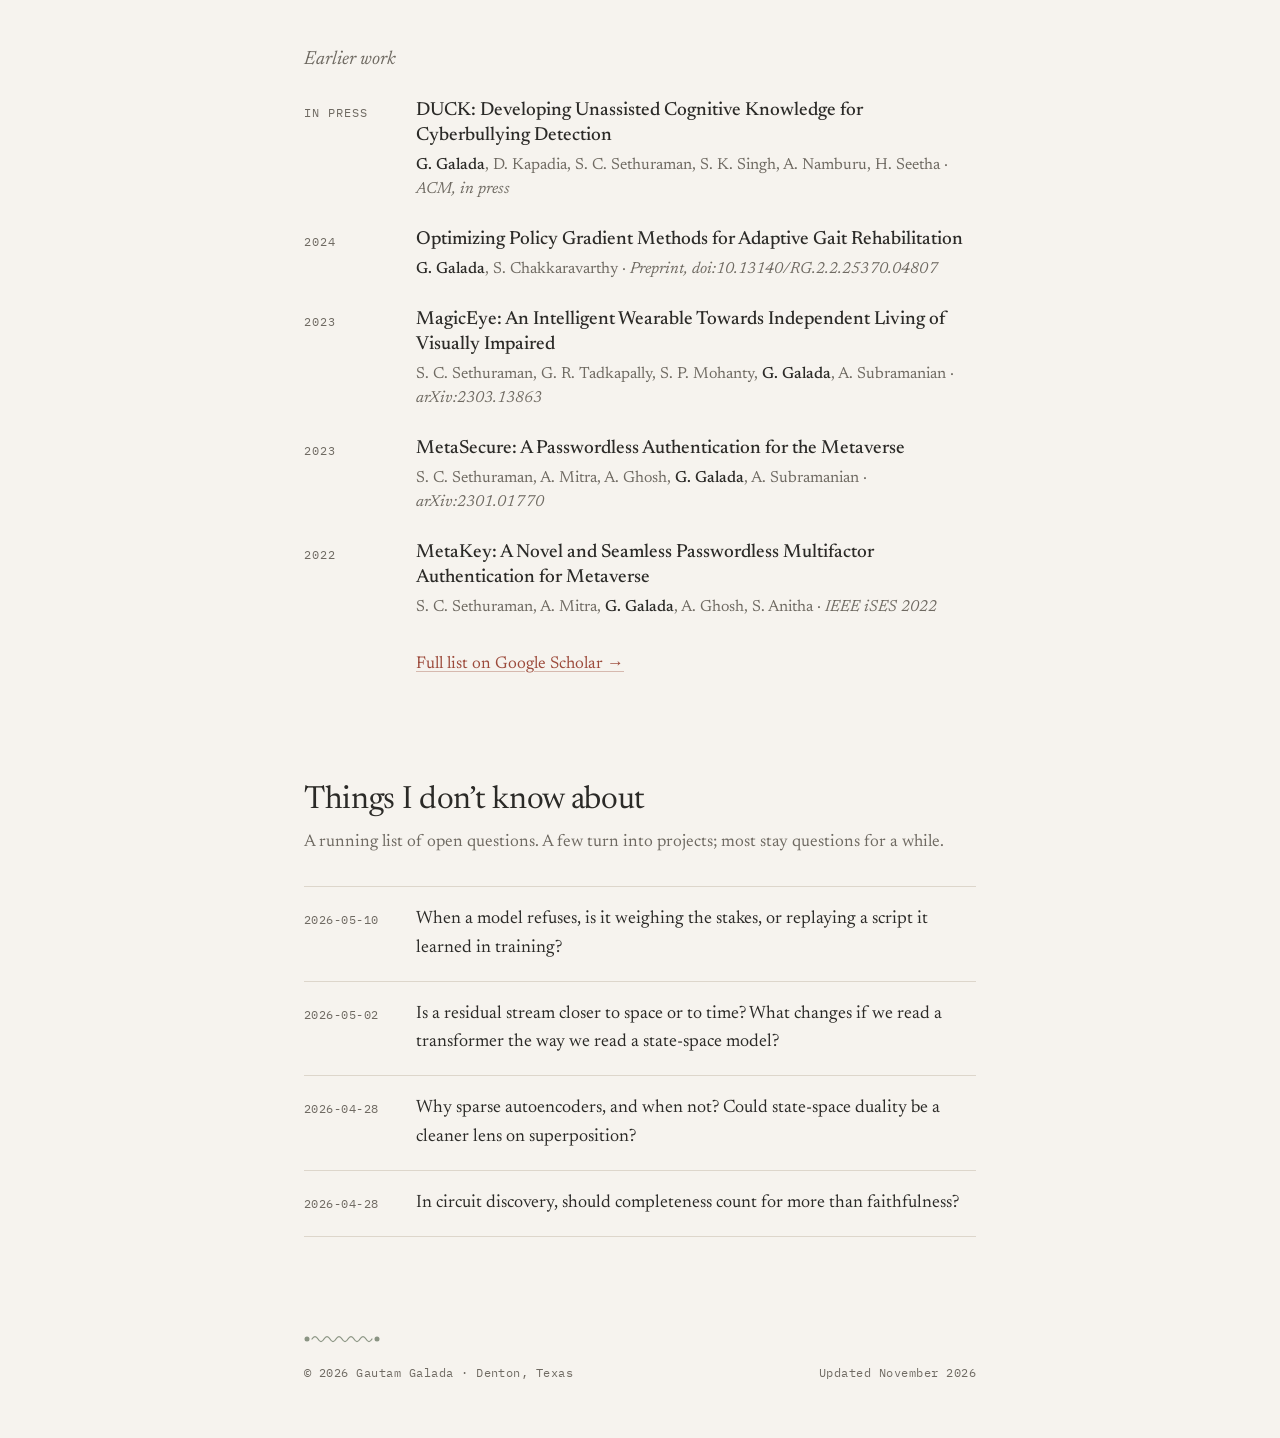
<file: research.html>
<!DOCTYPE html>
<html lang="en">
<head>
<meta charset="utf-8">
<meta name="viewport" content="width=device-width, initial-scale=1">
<title>Research · Gautam Galada</title>
<meta name="description" content="Research and publications by Gautam Galada: mechanistic interpretability, lawful AI, and what language models infer about their users.">
<meta name="theme-color" content="#F6F3EE" media="(prefers-color-scheme: light)">
<meta name="theme-color" content="#1C1B19" media="(prefers-color-scheme: dark)">
<link rel="canonical" href="https://gautam-galada.github.io/research.html">
<meta property="og:type" content="website">
<meta property="og:title" content="Research · Gautam Galada">
<meta property="og:description" content="Mechanistic interpretability and lawful AI: publications, current threads and open questions.">
<meta property="og:url" content="https://gautam-galada.github.io/research.html">
<meta property="og:image" content="https://gautam-galada.github.io/assets/img/profile.jpg">
<meta name="twitter:card" content="summary">
<link rel="icon" href="assets/favicon.svg" type="image/svg+xml">
<script>try{var t=localStorage.getItem('theme');if(t)document.documentElement.setAttribute('data-theme',t)}catch(e){}</script>
<link rel="preconnect" href="https://fonts.googleapis.com">
<link rel="preconnect" href="https://fonts.gstatic.com" crossorigin>
<link rel="stylesheet" href="https://fonts.googleapis.com/css2?family=Newsreader:ital,opsz,wght@0,6..72,300..700;1,6..72,300..700&amp;family=IBM+Plex+Mono:wght@400;500&amp;display=swap">
<link rel="stylesheet" href="assets/style.css">
</head>
<body>
<a class="skip" href="#main">Skip to content</a>
<div class="wrap">

<header class="site-header">
  <a class="brand" href="index.html">Gautam Galada</a>
  <div class="nav-row">
    <nav class="nav" aria-label="Main">
      <a href="research.html" aria-current="page">Research</a>
      <a href="projects.html">Projects</a>
      <a href="writing.html">Writing</a>
      <a href="experience.html">Experience</a>
    </nav>
    <button class="theme-toggle" type="button" aria-label="Toggle dark mode"><svg viewBox="0 0 24 24" aria-hidden="true"><circle cx="12" cy="12" r="8" fill="none" stroke="currentColor" stroke-width="1.5"/><path d="M12 4a8 8 0 0 1 0 16z" fill="currentColor"/></svg></button>
  </div>
</header>

<main id="main">

  <section class="page-intro">
    <h1 class="page-title">Research</h1>
    <p class="lead">Language models routinely work out things their users never said: an age, a gender, a health condition, a place. My work asks two connected questions about those inferences.</p>
    <p style="margin-top: 22px">The first is mechanistic. Where inside a model are such inferences represented, and can attribution methods trace the circuits that carry them faithfully? The second is legal. When privacy law forbids a model from using or revealing what it has inferred, does that constraint reach the computation, or only the words the model chooses to print?</p>
    <p>I work with the <a href="https://lawfulcomputing.org/">Lawful Computing Lab</a> at the University of North Texas, which builds methods and systems that help computing comply with technology law.</p>
  </section>

  <section class="section" aria-labelledby="threads">
    <h2 class="section-label" id="threads">Current threads</h2>
    <ol class="entries tight">
      <li class="entry">
        <span class="entry-date">01</span>
        <div>
          <h3 class="entry-title">Personal inferences as a covert channel</h3>
          <p class="desc" style="margin-top: 6px">Can a model hide what it has inferred about you inside text you would happily share? <a href="https://arxiv.org/abs/2611.17280">Synthesis Smuggling</a> · <a href="https://github.com/lawfulcomputing/Synthesis-Smuggling">Code</a></p>
        </div>
      </li>
      <li class="entry">
        <span class="entry-date">02</span>
        <div>
          <h3 class="entry-title">What sits underneath a refusal</h3>
          <p class="desc" style="margin-top: 6px">Reading Llama-3.3-70B’s internal state with natural-language autoencoders as it decides whether to refuse, across seven prompt conditions with different stakes. <a href="https://gautamgalada1.substack.com/p/a-boring-weekend-and-some-caffeine">Essay</a> · <a href="https://github.com/Gautam-Galada/THE-BORING-EXPERIMENT">Data</a></p>
        </div>
      </li>
      <li class="entry">
        <span class="entry-date">03</span>
        <div>
          <h3 class="entry-title">Circuits in state-space models</h3>
          <p class="desc" style="margin-top: 6px">Edge attribution patching, with and without integrated gradients, carried over from transformers to Mamba. <a href="https://github.com/Gautam-Galada/Edge-Attribution-Patching-with-IG-and-Exploring-with-MAMBA">Code</a></p>
        </div>
      </li>
    </ol>
  </section>

  <div class="wave" aria-hidden="true"><svg width="120" height="12" viewBox="0 0 120 12"><path d="M0 6 Q5 0 10 6 T20 6 T30 6 T40 6 T50 6 T60 6 T70 6 T80 6 T90 6 T100 6 T110 6 T120 6" fill="none" stroke="currentColor" stroke-width="1.25" stroke-linecap="round"/></svg></div>

  <section aria-labelledby="pubs">
    <h2 class="section-label" id="pubs">Publications</h2>

    <h3 class="subhead">Interpretability and lawful AI</h3>
    <ul class="entries">
      <li class="entry">
        <div class="entry-date">2026 <br>Preprint</div>
        <div>
          <h4 class="entry-title" style="font-size: 22px"><a href="https://arxiv.org/abs/2611.17280">Synthesis Smuggling: Maliciously Hiding Inferred Personal Attributes in LLM Outputs</a></h4>
          <p class="authors"><span class="me">Gautam Galada</span>, Supreeth Shastri, Sagnik Ray Choudhury</p>
          <p class="venue">arXiv:2611.17280 [cs.CL], November 2026</p>
          <p class="desc" style="margin-top: 14px">We describe a threat model in which a language model infers personal attributes from routine, assistance-seeking conversations and hides them in content the user later shares, such as an email or a social-media post. We train two open-weight models to infer gender and age group from conversational cues and encode them with invisible characters or word choice, showing that shared model outputs can carry personal inferences even when the model has no direct line to an adversary.</p>
          <p class="actions"><a href="https://arxiv.org/abs/2611.17280">arXiv</a><a href="https://arxiv.org/pdf/2611.17280">PDF</a><a href="https://github.com/lawfulcomputing/Synthesis-Smuggling">Code</a><a href="https://github.com/lawfulcomputing/Synthesis-Smuggling#citation">Cite</a></p>
        </div>
      </li>
    </ul>

    <h3 class="subhead" style="margin-top: 44px">Earlier work</h3>
    <!-- ADD A PUBLICATION: copy an <li class="entry"> block below. -->
    <ul class="entries tight">
      <li class="entry">
        <div class="entry-date">In press</div>
        <div>
          <h4 class="entry-title sm">DUCK: Developing Unassisted Cognitive Knowledge for Cyberbullying Detection</h4>
          <p class="authors" style="margin-top: 4px"><span class="me">G. Galada</span>, D. Kapadia, S. C. Sethuraman, S. K. Singh, A. Namburu, H. Seetha · <em>ACM, in press</em></p>
        </div>
      </li>
      <li class="entry">
        <div class="entry-date">2024</div>
        <div>
          <h4 class="entry-title sm"><a href="https://doi.org/10.13140/RG.2.2.25370.04807/1">Optimizing Policy Gradient Methods for Adaptive Gait Rehabilitation</a></h4>
          <p class="authors" style="margin-top: 4px"><span class="me">G. Galada</span>, S. Chakkaravarthy · <em>Preprint, doi:10.13140/RG.2.2.25370.04807</em></p>
        </div>
      </li>
      <li class="entry">
        <div class="entry-date">2023</div>
        <div>
          <h4 class="entry-title sm"><a href="https://arxiv.org/abs/2303.13863">MagicEye: An Intelligent Wearable Towards Independent Living of Visually Impaired</a></h4>
          <p class="authors" style="margin-top: 4px">S. C. Sethuraman, G. R. Tadkapally, S. P. Mohanty, <span class="me">G. Galada</span>, A. Subramanian · <em>arXiv:2303.13863</em></p>
        </div>
      </li>
      <li class="entry">
        <div class="entry-date">2023</div>
        <div>
          <h4 class="entry-title sm"><a href="https://arxiv.org/abs/2301.01770">MetaSecure: A Passwordless Authentication for the Metaverse</a></h4>
          <p class="authors" style="margin-top: 4px">S. C. Sethuraman, A. Mitra, A. Ghosh, <span class="me">G. Galada</span>, A. Subramanian · <em>arXiv:2301.01770</em></p>
        </div>
      </li>
      <li class="entry">
        <div class="entry-date">2022</div>
        <div>
          <h4 class="entry-title sm">MetaKey: A Novel and Seamless Passwordless Multifactor Authentication for Metaverse</h4>
          <p class="authors" style="margin-top: 4px">S. C. Sethuraman, A. Mitra, <span class="me">G. Galada</span>, A. Ghosh, S. Anitha · <em>IEEE iSES 2022</em></p>
        </div>
      </li>
    </ul>
    <p class="more"><a href="https://scholar.google.com/citations?user=3iOJM6wAAAAJ&amp;hl=en">Full list on Google Scholar →</a></p>
  </section>

  <section class="section" style="margin-top: 104px" aria-labelledby="unknowns">
    <h2 class="section-title" id="unknowns">Things I don’t know about</h2>
    <p class="section-note">A running list of open questions. A few turn into projects; most stay questions for a while.</p>
    <!-- ADD A QUESTION, MOST RECENT FIRST:
         <li class="entry"><span class="entry-date">YYYY-MM-DD</span><span>Question?</span></li> -->
    <ul class="ruled">
      <li class="entry"><span class="entry-date" style="letter-spacing: 0.04em">2026-05-10</span><span>When a model refuses, is it weighing the stakes, or replaying a script it learned in training?</span></li>
      <li class="entry"><span class="entry-date" style="letter-spacing: 0.04em">2026-05-02</span><span>Is a residual stream closer to space or to time? What changes if we read a transformer the way we read a state-space model?</span></li>
      <li class="entry"><span class="entry-date" style="letter-spacing: 0.04em">2026-04-28</span><span>Why sparse autoencoders, and when not? Could state-space duality be a cleaner lens on superposition?</span></li>
      <li class="entry"><span class="entry-date" style="letter-spacing: 0.04em">2026-04-28</span><span>In circuit discovery, should completeness count for more than faithfulness?</span></li>
    </ul>
  </section>

</main>

<footer class="site-footer">
  <svg width="76" height="12" viewBox="0 0 76 12" aria-hidden="true"><circle cx="3" cy="6" r="2.5" fill="currentColor"/><path d="M8 6 Q11 1 14 6 T20 6 T26 6 T32 6 T38 6 T44 6 T50 6 T56 6 T62 6 T68 6" fill="none" stroke="currentColor" stroke-width="1.25" stroke-linecap="round"/><circle cx="73" cy="6" r="2.5" fill="currentColor"/></svg>
  <div class="foot"><span>© 2026 Gautam Galada · Denton, Texas</span><span>Updated November 2026</span></div>
</footer>

</div>
<script src="assets/theme.js"></script>
</body>
</html>
</file>
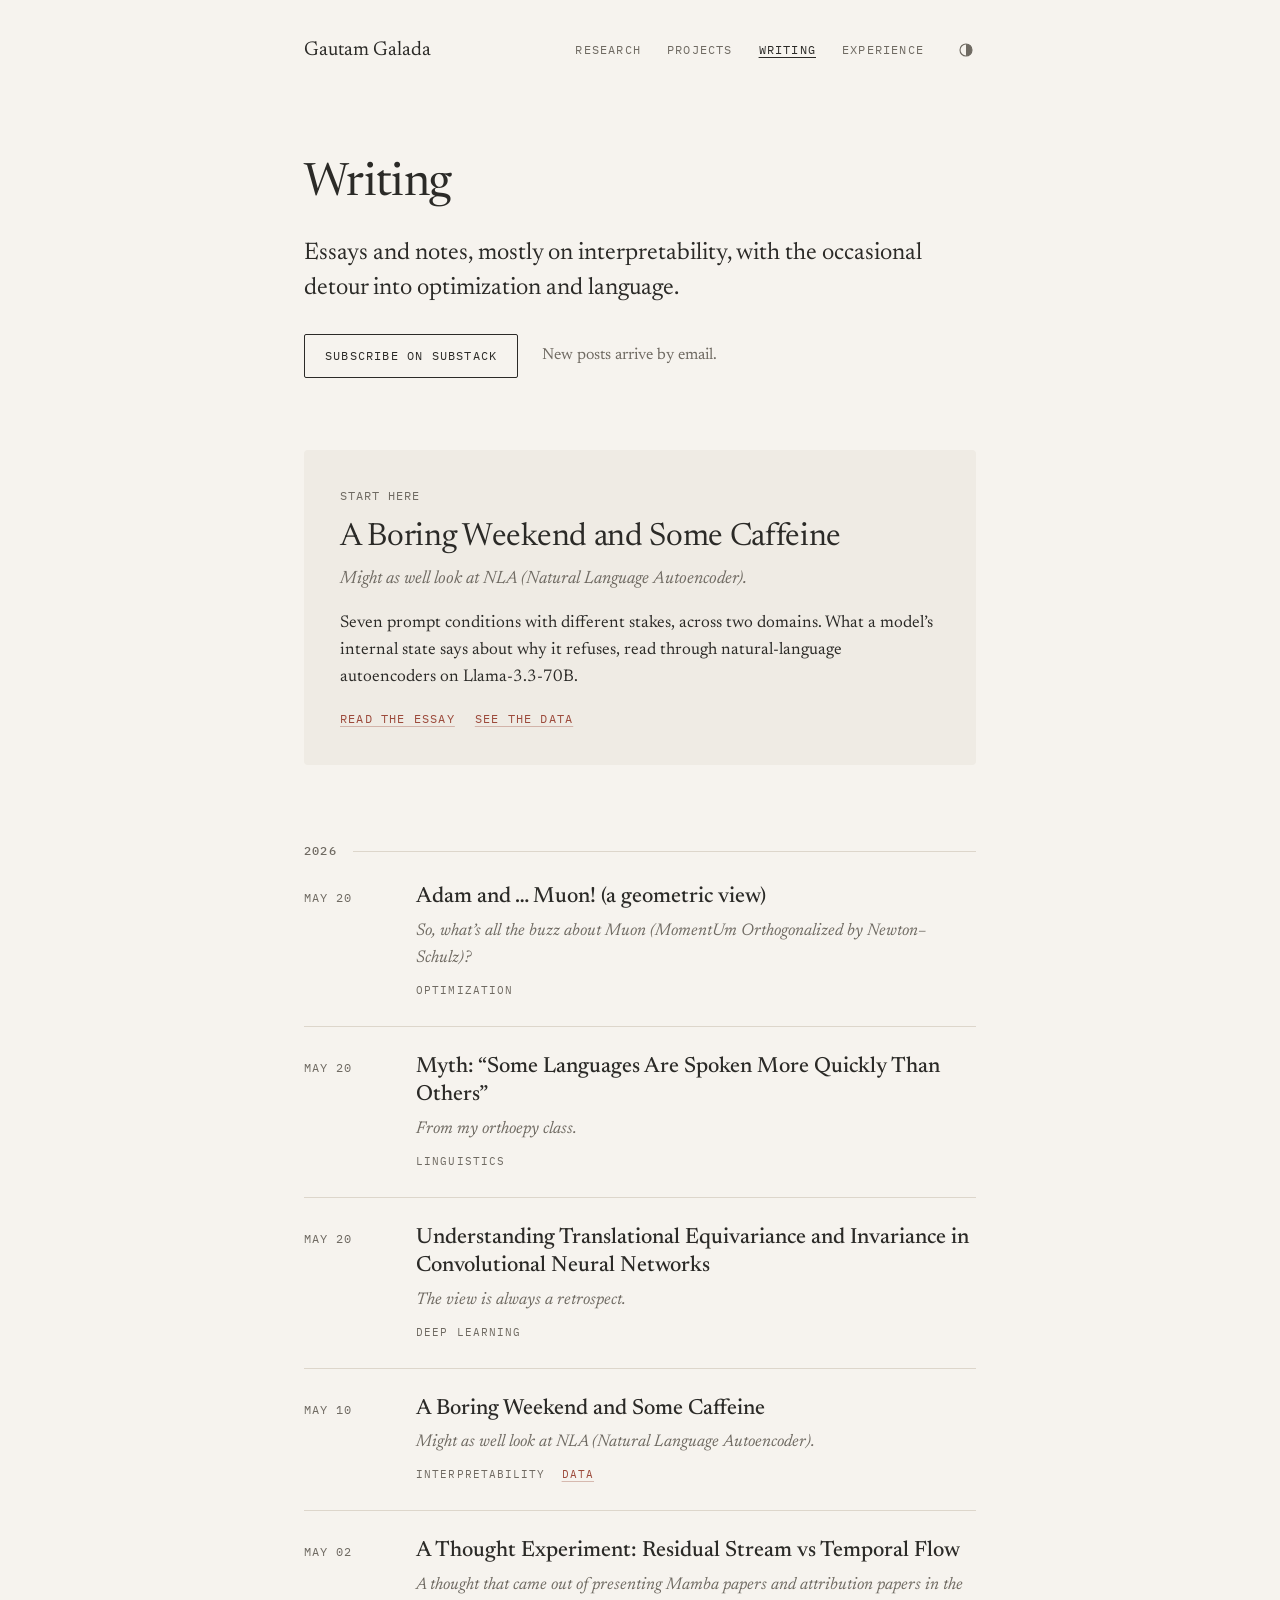
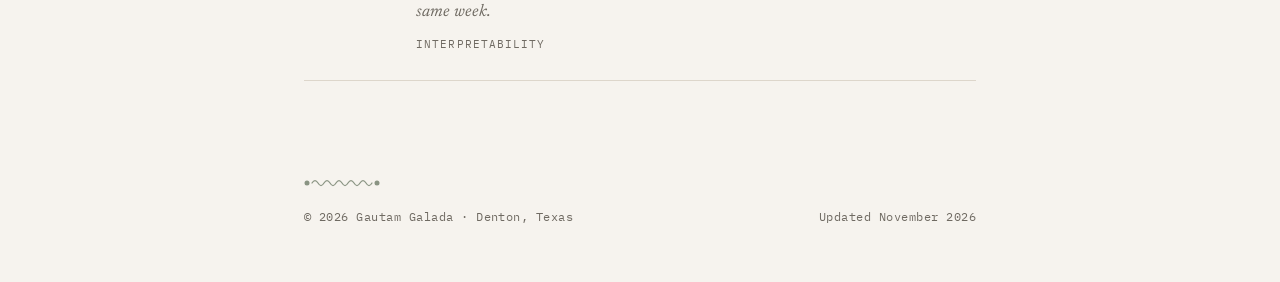
<file: writing.html>
<!DOCTYPE html>
<html lang="en">
<head>
<meta charset="utf-8">
<meta name="viewport" content="width=device-width, initial-scale=1">
<title>Writing · Gautam Galada</title>
<meta name="description" content="Essays and notes by Gautam Galada on interpretability, optimization and language, published on Substack.">
<meta name="theme-color" content="#F6F3EE" media="(prefers-color-scheme: light)">
<meta name="theme-color" content="#1C1B19" media="(prefers-color-scheme: dark)">
<link rel="canonical" href="https://gautam-galada.github.io/writing.html">
<meta property="og:type" content="website">
<meta property="og:title" content="Writing · Gautam Galada">
<meta property="og:description" content="Essays and notes, mostly on interpretability.">
<meta property="og:url" content="https://gautam-galada.github.io/writing.html">
<meta property="og:image" content="https://gautam-galada.github.io/assets/img/profile.jpg">
<meta name="twitter:card" content="summary">
<link rel="icon" href="assets/favicon.svg" type="image/svg+xml">
<script>try{var t=localStorage.getItem('theme');if(t)document.documentElement.setAttribute('data-theme',t)}catch(e){}</script>
<link rel="preconnect" href="https://fonts.googleapis.com">
<link rel="preconnect" href="https://fonts.gstatic.com" crossorigin>
<link rel="stylesheet" href="https://fonts.googleapis.com/css2?family=Newsreader:ital,opsz,wght@0,6..72,300..700;1,6..72,300..700&amp;family=IBM+Plex+Mono:wght@400;500&amp;display=swap">
<link rel="stylesheet" href="assets/style.css">
</head>
<body>
<a class="skip" href="#main">Skip to content</a>
<div class="wrap">

<header class="site-header">
  <a class="brand" href="index.html">Gautam Galada</a>
  <div class="nav-row">
    <nav class="nav" aria-label="Main">
      <a href="research.html">Research</a>
      <a href="projects.html">Projects</a>
      <a href="writing.html" aria-current="page">Writing</a>
      <a href="experience.html">Experience</a>
    </nav>
    <button class="theme-toggle" type="button" aria-label="Toggle dark mode"><svg viewBox="0 0 24 24" aria-hidden="true"><circle cx="12" cy="12" r="8" fill="none" stroke="currentColor" stroke-width="1.5"/><path d="M12 4a8 8 0 0 1 0 16z" fill="currentColor"/></svg></button>
  </div>
</header>

<main id="main">

  <section class="page-intro">
    <h1 class="page-title">Writing</h1>
    <p class="lead">Essays and notes, mostly on interpretability, with the occasional detour into optimization and language.</p>
    <div class="subscribe">
      <a class="btn" href="https://substack.com/@gautamgalada1">Subscribe on Substack</a>
      <span>New posts arrive by email.</span>
    </div>
  </section>

  <section class="panel" aria-labelledby="start">
    <p class="meta">Start here</p>
    <h2 id="start"><a href="https://gautamgalada1.substack.com/p/a-boring-weekend-and-some-caffeine">A Boring Weekend and Some Caffeine</a></h2>
    <p class="post-sub" style="font-size: 18px; margin-top: 8px">Might as well look at NLA (Natural Language Autoencoder).</p>
    <p class="desc" style="margin-top: 16px">Seven prompt conditions with different stakes, across two domains. What a model’s internal state says about why it refuses, read through natural-language autoencoders on Llama-3.3-70B.</p>
    <p class="actions" style="margin-top: 12px"><a href="https://gautamgalada1.substack.com/p/a-boring-weekend-and-some-caffeine">Read the essay</a><a href="https://github.com/Gautam-Galada/THE-BORING-EXPERIMENT">See the data</a></p>
  </section>

  <section class="section" style="margin-top: 80px" aria-labelledby="y2026">
    <h2 class="section-label" id="y2026" style="margin-bottom: 0">2026</h2>
    <!-- ADD A POST, MOST RECENT FIRST: copy an <li class="entry"> block below. -->
    <ul class="ruled posts">
      <li class="entry">
        <span class="entry-date">May 20</span>
        <div>
          <h3 class="post-title"><a href="https://gautamgalada1.substack.com/p/adam-and-muon-a-geometric-view">Adam and … Muon! (a geometric view)</a></h3>
          <p class="post-sub">So, what’s all the buzz about Muon (MomentUm Orthogonalized by Newton–Schulz)?</p>
          <p class="post-tags"><span>Optimization</span></p>
        </div>
      </li>
      <li class="entry">
        <span class="entry-date">May 20</span>
        <div>
          <h3 class="post-title"><a href="https://gautamgalada1.substack.com/p/myth-some-languages-are-spoken-more">Myth: “Some Languages Are Spoken More Quickly Than Others”</a></h3>
          <p class="post-sub">From my orthoepy class.</p>
          <p class="post-tags"><span>Linguistics</span></p>
        </div>
      </li>
      <li class="entry">
        <span class="entry-date">May 20</span>
        <div>
          <h3 class="post-title"><a href="https://gautamgalada1.substack.com/p/understanding-translational-equivariance">Understanding Translational Equivariance and Invariance in Convolutional Neural Networks</a></h3>
          <p class="post-sub">The view is always a retrospect.</p>
          <p class="post-tags"><span>Deep learning</span></p>
        </div>
      </li>
      <li class="entry">
        <span class="entry-date">May 10</span>
        <div>
          <h3 class="post-title"><a href="https://gautamgalada1.substack.com/p/a-boring-weekend-and-some-caffeine">A Boring Weekend and Some Caffeine</a></h3>
          <p class="post-sub">Might as well look at NLA (Natural Language Autoencoder).</p>
          <p class="post-tags"><span>Interpretability</span><a href="https://github.com/Gautam-Galada/THE-BORING-EXPERIMENT">Data</a></p>
        </div>
      </li>
      <li class="entry">
        <span class="entry-date">May 02</span>
        <div>
          <h3 class="post-title"><a href="https://gautamgalada1.substack.com/p/a-thought-experiment-residual-stream">A Thought Experiment: Residual Stream vs Temporal Flow</a></h3>
          <p class="post-sub">A thought that came out of presenting Mamba papers and attribution papers in the same week.</p>
          <p class="post-tags"><span>Interpretability</span></p>
        </div>
      </li>
    </ul>
  </section>

</main>

<footer class="site-footer">
  <svg width="76" height="12" viewBox="0 0 76 12" aria-hidden="true"><circle cx="3" cy="6" r="2.5" fill="currentColor"/><path d="M8 6 Q11 1 14 6 T20 6 T26 6 T32 6 T38 6 T44 6 T50 6 T56 6 T62 6 T68 6" fill="none" stroke="currentColor" stroke-width="1.25" stroke-linecap="round"/><circle cx="73" cy="6" r="2.5" fill="currentColor"/></svg>
  <div class="foot"><span>© 2026 Gautam Galada · Denton, Texas</span><span>Updated November 2026</span></div>
</footer>

</div>
<script src="assets/theme.js"></script>
</body>
</html>
</file>
<file: assets/style.css>
/* =========================================================
   Paper & Ink — gautam-galada.github.io
   One stylesheet for every page. Light + dark, phone + desktop.
   ========================================================= */

/* ---------- Tokens: light (default) ---------- */
:root {
  --paper: #F6F3EE;
  --surface: #EFEBE4;
  --ink: #2B2A27;
  --muted: #6F6A62;
  --rule: #DDD6CB;
  --accent: #9C4A3B;
  --accent-hover: #7A3529;
  --sage: #8A9483;

  --display: 'Newsreader', Georgia, 'Times New Roman', serif;
  --body: 'Newsreader', Georgia, 'Times New Roman', serif;
  --meta: 'IBM Plex Mono', ui-monospace, Menlo, Consolas, monospace;

  --measure: 720px;
  --gutter: 24px;
  --date-col: 88px;

  color-scheme: light;
}

/* ---------- Tokens: dark (system preference, unless forced light) ---------- */
@media (prefers-color-scheme: dark) {
  :root:not([data-theme="light"]) {
    --paper: #1C1B19;
    --surface: #242320;
    --ink: #E8E3DA;
    --muted: #A39D93;
    --rule: #34322E;
    --accent: #C98A78;
    --accent-hover: #E0A897;
    --sage: #7C8676;
    color-scheme: dark;
  }
}

/* ---------- Tokens: dark (chosen with the toggle) ---------- */
:root[data-theme="dark"] {
  --paper: #1C1B19;
  --surface: #242320;
  --ink: #E8E3DA;
  --muted: #A39D93;
  --rule: #34322E;
  --accent: #C98A78;
  --accent-hover: #E0A897;
  --sage: #7C8676;
  color-scheme: dark;
}

/* ---------- Base ---------- */
*, *::before, *::after { box-sizing: border-box; }

html { -webkit-text-size-adjust: 100%; }

body {
  margin: 0;
  background: var(--paper);
  color: var(--ink);
  font-family: var(--body);
  font-size: 18px;
  line-height: 1.6;
  -webkit-font-smoothing: antialiased;
  text-rendering: optimizeLegibility;
}

img { max-width: 100%; display: block; }

h1, h2, h3, h4 { margin: 0; font-weight: 500; }
p { margin: 0; }

a {
  color: var(--accent);
  text-decoration: underline;
  text-decoration-thickness: 1px;
  text-underline-offset: 3px;
  text-decoration-color: color-mix(in srgb, currentColor 35%, transparent);
  transition: color .15s, text-decoration-color .15s, background-color .15s;
}
a:hover { color: var(--accent-hover); text-decoration-color: currentColor; }
a:focus-visible, button:focus-visible {
  outline: 2px solid var(--accent);
  outline-offset: 3px;
  border-radius: 2px;
}

.skip {
  position: absolute; left: -9999px; top: 8px;
  background: var(--ink); color: var(--paper); padding: 8px 12px;
}
.skip:focus { left: 8px; z-index: 10; }

.wrap {
  max-width: var(--measure);
  margin: 0 auto;
  padding: 0 var(--gutter);
}

/* Mono "meta" text: dates, labels, small links */
.meta {
  font-family: var(--meta);
  font-size: 12px;
  letter-spacing: 0.08em;
  text-transform: uppercase;
  color: var(--muted);
}

/* ---------- Header ---------- */
.site-header {
  display: flex;
  flex-wrap: wrap;
  align-items: center;
  justify-content: space-between;
  gap: 0 32px;
  padding-top: 28px;
}
.brand {
  font-family: var(--display);
  font-size: 20px;
  line-height: 44px;
  color: var(--ink);
  text-decoration: none;
}
.brand:hover { color: var(--ink); }

.nav-row { display: flex; align-items: center; gap: 0 20px; flex-wrap: wrap; }
.nav {
  display: flex;
  flex-wrap: wrap;
  gap: 0 26px;
  font-family: var(--meta);
  font-size: 12px;
  letter-spacing: 0.1em;
  text-transform: uppercase;
}
.nav a { color: var(--muted); text-decoration: none; padding: 12px 0; display: inline-block; }
.nav a:hover { color: var(--ink); }
.nav a[aria-current="page"] {
  color: var(--ink);
  text-decoration: underline;
  text-decoration-color: var(--ink);
}

.theme-toggle {
  width: 44px; height: 44px;
  display: inline-flex; align-items: center; justify-content: center;
  margin-right: -12px;
  background: none; border: 0; padding: 0;
  color: var(--muted); cursor: pointer;
}
.theme-toggle:hover { color: var(--ink); }
.theme-toggle svg { width: 18px; height: 18px; }

/* ---------- Page intro ---------- */
.page-intro { padding-top: 88px; }
.page-title {
  font-family: var(--display);
  font-weight: 400;
  font-size: clamp(38px, 6vw, 46px);
  line-height: 1.05;
  letter-spacing: -0.015em;
}
.lead {
  margin-top: 28px;
  font-family: var(--display);
  font-size: clamp(21px, 3.4vw, 24px);
  line-height: 1.45;
}
.page-intro p + p { margin-top: 18px; }

/* ---------- Home hero ---------- */
.hero {
  padding-top: 88px;
  display: flex;
  flex-wrap: wrap;
  align-items: flex-end;
  gap: 28px 36px;
}
.hero img {
  width: 132px; height: 132px;
  object-fit: cover;
  border-radius: 3px;
  flex: 0 0 auto;
}
.hero-text { flex: 1 1 320px; min-width: 0; }
.hero h1 {
  font-family: var(--display);
  font-weight: 400;
  font-size: clamp(40px, 7vw, 54px);
  line-height: 1.02;
  letter-spacing: -0.015em;
}
.hero-sub { margin-top: 14px; color: var(--muted); font-size: 17px; line-height: 1.55; }

.link-row {
  margin-top: 26px;
  display: flex;
  flex-wrap: wrap;
  gap: 0 22px;
  font-family: var(--meta);
  font-size: 12px;
  line-height: 40px;
  letter-spacing: 0.1em;
  text-transform: uppercase;
}
.link-row a { color: var(--ink); text-decoration-color: var(--rule); }
.link-row a:hover { color: var(--accent); text-decoration-color: currentColor; }

.statement {
  margin-top: 60px;
  font-family: var(--display);
  font-size: clamp(22px, 3.8vw, 28px);
  line-height: 1.38;
  letter-spacing: -0.005em;
}
.bio { margin-top: 32px; }
.bio p + p { margin-top: 18px; }

/* ---------- Wave divider (a photon line, quietly) ---------- */
.wave { color: var(--sage); margin: 64px 0; }
.wave svg { display: block; }

/* ---------- Sections ---------- */
.section { margin-top: 72px; }
.section-label {
  display: flex;
  align-items: center;
  gap: 16px;
  margin-bottom: 28px;
  font-family: var(--meta);
  font-weight: 500;
  font-size: 12px;
  line-height: 1;
  letter-spacing: 0.1em;
  text-transform: uppercase;
  color: var(--muted);
  white-space: nowrap;
}
.section-label::after {
  content: "";
  flex: 1 1 auto;
  height: 1px;
  background: var(--rule);
}
.subhead {
  margin: 0 0 22px;
  font-family: var(--display);
  font-style: italic;
  font-weight: 400;
  font-size: 19px;
  color: var(--muted);
}
.section-title {
  font-family: var(--display);
  font-weight: 400;
  font-size: 32px;
  line-height: 1.15;
  letter-spacing: -0.01em;
}
.section-note { margin: 10px 0 30px; font-size: 17px; color: var(--muted); }

/* ---------- Entries: date column + content ---------- */
.entries { list-style: none; margin: 0; padding: 0; display: flex; flex-direction: column; gap: 36px; }
.entries.tight { gap: 26px; }
.entries.news { gap: 14px; font-size: 17px; }

.entry {
  display: grid;
  grid-template-columns: var(--date-col) minmax(0, 1fr);
  gap: 4px 24px;
}
.entry-date {
  font-family: var(--meta);
  font-size: 12px;
  line-height: 1.6;
  letter-spacing: 0.08em;
  text-transform: uppercase;
  color: var(--muted);
  padding-top: 5px;
}
.entry-title {
  font-family: var(--display);
  font-weight: 500;
  font-size: 21px;
  line-height: 1.32;
}
.entry-title.sm { font-size: 19px; line-height: 1.35; }
.entry-title a, .post-title a { color: var(--ink); text-decoration: none; }
.entry-title a:hover, .post-title a:hover { color: var(--accent); text-decoration: underline; }
.slug {
  margin-top: 2px;
  font-family: var(--meta);
  font-size: 12px;
  letter-spacing: 0.02em;
  color: var(--muted);
  overflow-wrap: anywhere;
}
.authors { margin-top: 6px; font-size: 16px; line-height: 1.5; color: var(--muted); }
.authors .me { color: var(--ink); font-weight: 500; }
.venue { margin-top: 2px; font-size: 16px; color: var(--muted); font-style: italic; }
.desc { margin-top: 10px; font-size: 17px; line-height: 1.6; }
.actions {
  margin-top: 8px;
  display: flex;
  flex-wrap: wrap;
  gap: 0 20px;
  font-family: var(--meta);
  font-size: 12px;
  line-height: 32px;
  letter-spacing: 0.1em;
  text-transform: uppercase;
}
.more { margin-top: 32px; font-size: 17px; padding-left: calc(var(--date-col) + 24px); }

.chip {
  display: inline-block;
  vertical-align: middle;
  margin-left: 10px;
  font-family: var(--meta);
  font-weight: 400;
  font-size: 11px;
  letter-spacing: 0.1em;
  text-transform: uppercase;
  color: var(--muted);
  border: 1px solid var(--rule);
  border-radius: 2px;
  padding: 1px 7px;
}

/* Ruled lists (notebook, earlier projects, posts) */
.ruled { list-style: none; margin: 0; padding: 0; border-top: 1px solid var(--rule); }
.ruled > li { padding: 18px 0; border-bottom: 1px solid var(--rule); }
.ruled.compact > li { padding: 12px 0; }
.ruled.posts { border-top: 0; }
.ruled.posts > li { padding: 26px 0; }

.post-title { font-family: var(--display); font-weight: 500; font-size: 22px; line-height: 1.3; }
.post-sub { margin-top: 6px; font-style: italic; font-size: 17px; color: var(--muted); }
.post-tags {
  margin-top: 10px;
  display: flex; flex-wrap: wrap; gap: 0 16px;
  font-family: var(--meta); font-size: 11px; letter-spacing: 0.1em; text-transform: uppercase; color: var(--muted);
}

/* ---------- Writing page ---------- */
.subscribe { margin-top: 28px; display: flex; flex-wrap: wrap; align-items: center; gap: 12px 24px; }
.subscribe span { font-size: 16px; color: var(--muted); }
.btn {
  display: inline-flex;
  align-items: center;
  min-height: 44px;
  padding: 0 20px;
  border: 1px solid var(--ink);
  border-radius: 2px;
  color: var(--ink);
  text-decoration: none;
  font-family: var(--meta);
  font-size: 12px;
  letter-spacing: 0.1em;
  text-transform: uppercase;
}
.btn:hover { background: var(--ink); color: var(--paper); }

.panel {
  margin-top: 72px;
  background: var(--surface);
  border-radius: 4px;
  padding: 36px 36px 30px;
}
.panel h2 {
  margin-top: 14px;
  font-family: var(--display);
  font-weight: 400;
  font-size: 32px;
  line-height: 1.18;
  letter-spacing: -0.01em;
}
.panel h2 a { color: var(--ink); text-decoration: none; }
.panel h2 a:hover { color: var(--accent); text-decoration: underline; }

/* ---------- Experience timeline ---------- */
.timeline { list-style: none; margin: 64px 0 0; padding: 0; }
.timeline > li {
  position: relative;
  display: grid;
  grid-template-columns: 112px minmax(0, 1fr);
  column-gap: 60px;
  padding-bottom: 48px;
}
.timeline > li:last-child { padding-bottom: 0; }
/* the line */
.timeline > li::before {
  content: "";
  position: absolute;
  left: 141.5px;
  top: 0;
  bottom: 0;
  width: 1px;
  background: var(--rule);
}
.timeline > li:first-child::before { top: 13px; }
.timeline > li:last-child::before { bottom: auto; height: 13px; }
/* the dot */
.timeline > li::after {
  content: "";
  position: absolute;
  left: 136px;
  top: 8px;
  width: 12px;
  height: 12px;
  border-radius: 50%;
  background: var(--paper);
  border: 1.5px solid var(--muted);
}
.timeline > li.now::after { background: var(--accent); border-color: var(--accent); }
.tl-date {
  font-family: var(--meta);
  font-size: 12px;
  line-height: 1.6;
  letter-spacing: 0.04em;
  color: var(--muted);
  padding-top: 4px;
}
.timeline > li.now .tl-date { color: var(--ink); }
.tl-role { font-family: var(--display); font-weight: 500; font-size: 22px; line-height: 1.3; }
.tl-org { margin-top: 4px; font-size: 17px; line-height: 1.5; color: var(--muted); }
.tl-kind { margin-top: 10px; font-family: var(--meta); font-size: 11px; letter-spacing: 0.1em; text-transform: uppercase; color: var(--muted); }

/* ---------- 404 ---------- */
.notfound { padding: 120px 0 40px; }
.notfound .diagram { color: var(--muted); }
.notfound .quote {
  margin-top: 22px;
  font-family: var(--display);
  font-style: italic;
  font-size: 22px;
  line-height: 1.45;
  color: var(--muted);
}

/* ---------- Footer ---------- */
.site-footer { padding: 96px 0 56px; }
.site-footer svg { display: block; color: var(--sage); }
.site-footer .foot {
  margin-top: 18px;
  display: flex;
  flex-wrap: wrap;
  justify-content: space-between;
  gap: 6px 24px;
  font-family: var(--meta);
  font-size: 12px;
  letter-spacing: 0.04em;
  color: var(--muted);
}

/* =========================================================
   Phones and narrow screens
   ========================================================= */
@media (max-width: 640px) {
  body { font-size: 17px; }

  .site-header { flex-direction: column; align-items: stretch; padding-top: 12px; }
  .nav-row { justify-content: space-between; border-bottom: 1px solid var(--rule); }
  .nav { gap: 0 20px; }

  .page-intro, .hero { padding-top: 48px; }
  .hero { align-items: flex-start; gap: 24px; }
  .hero img { width: 96px; height: 96px; }
  .statement { margin-top: 40px; }
  .wave { margin: 48px 0; }
  .section { margin-top: 56px; }

  /* Date column moves above the content */
  .entry { grid-template-columns: minmax(0, 1fr); gap: 2px; }
  .entry-date { padding-top: 0; }
  .entry-date br { display: none; }
  .more { padding-left: 0; }

  .panel { padding: 26px 22px 22px; margin-top: 56px; }
  .panel h2 { font-size: 26px; }

  /* Timeline: rail on the left, dates above each role */
  .timeline { margin-top: 48px; }
  .timeline > li { grid-template-columns: minmax(0, 1fr); padding-left: 32px; padding-bottom: 40px; }
  .timeline > li::before { left: 5.5px; }
  .timeline > li::after { left: 0; top: 6px; }
  .timeline > li:first-child::before { top: 11px; }
  .timeline > li:last-child::before { height: 11px; }
  .tl-date { padding-top: 0; margin-bottom: 4px; }
  .tl-date br { display: none; }

  .notfound { padding-top: 64px; }
  .site-footer { padding: 72px 0 48px; }
}

@media (prefers-reduced-motion: reduce) {
  * { transition: none !important; }
}
</file>
